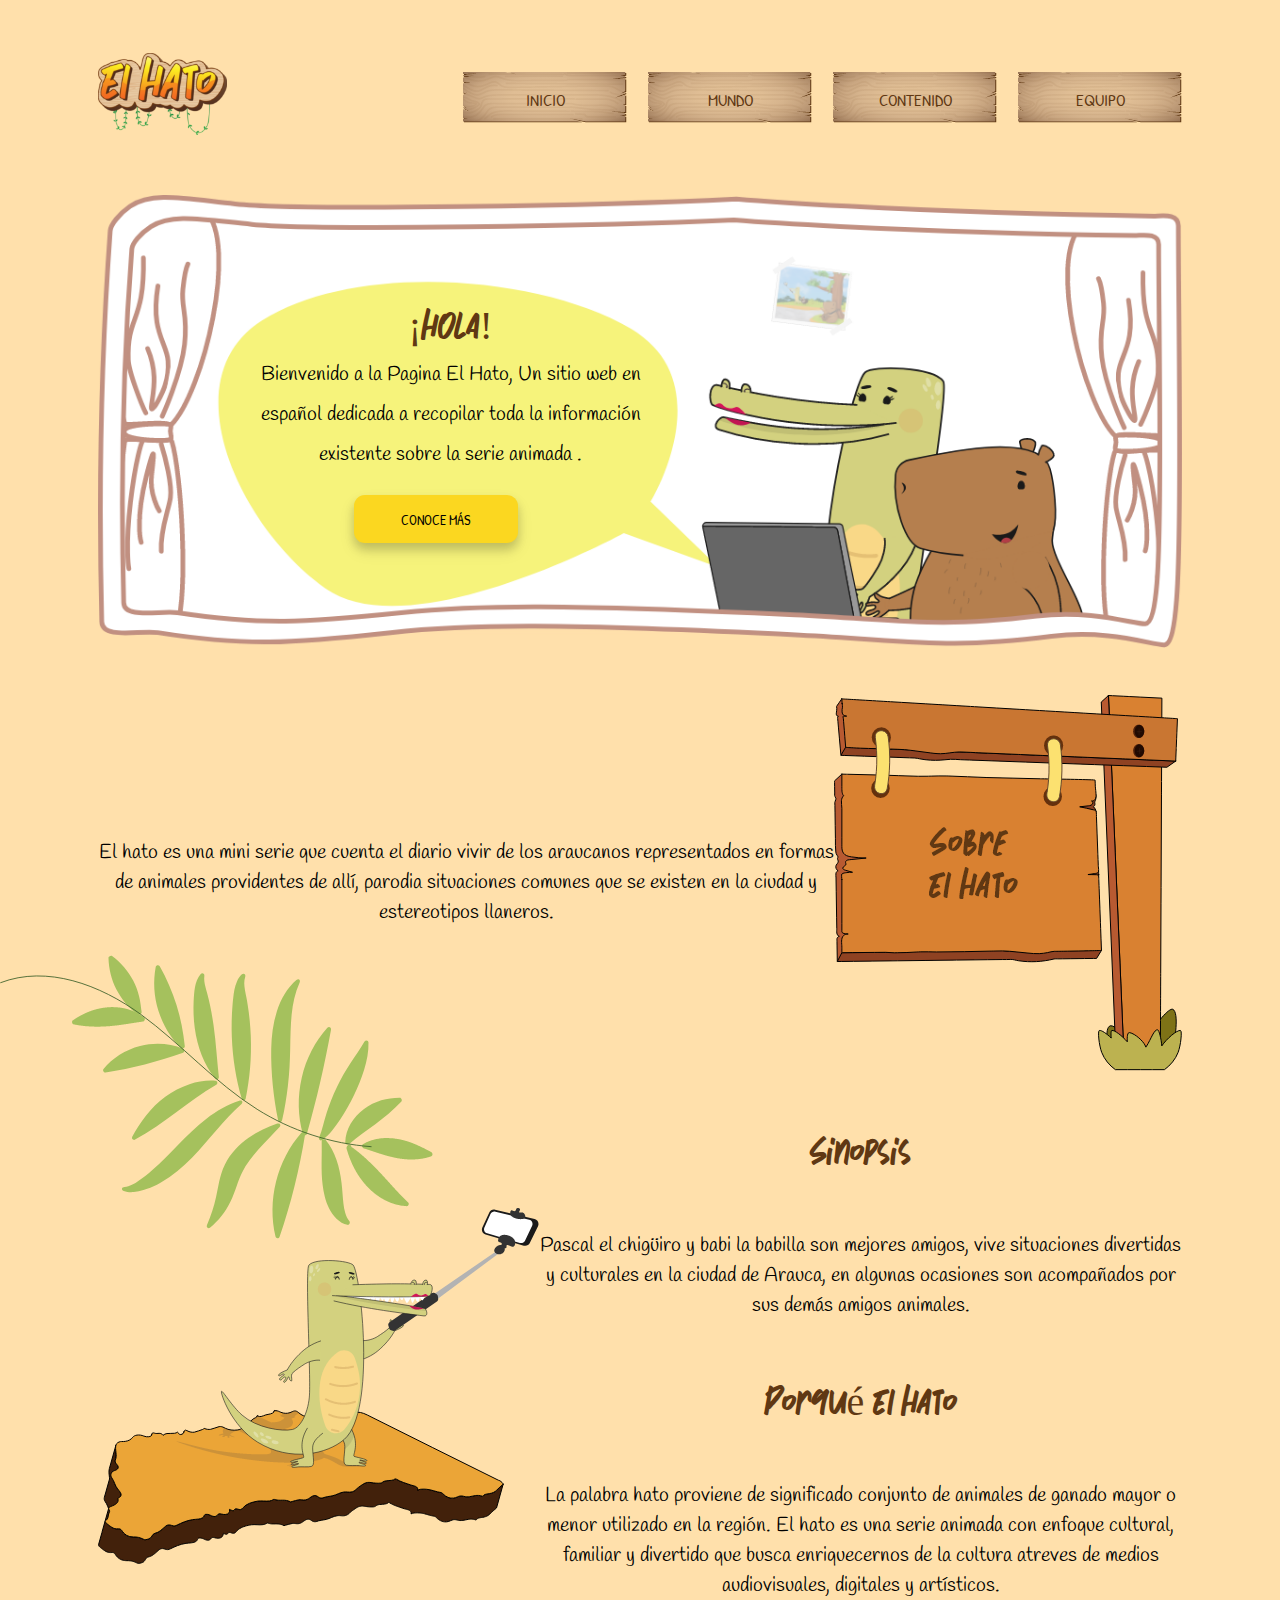
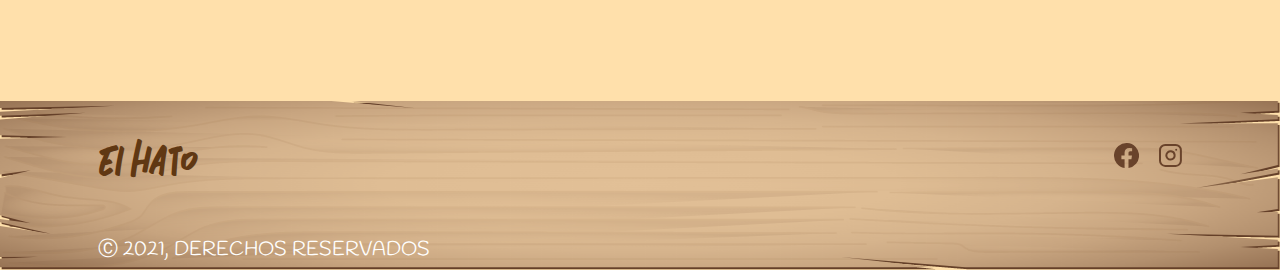
<file: index.html>
<!DOCTYPE html>
<html lang="en">
<head>
    <meta charset="UTF-8">
    <meta http-equiv="X-UA-Compatible" content="IE=edge">
    <meta name="viewport" content="width=device-width, initial-scale=1.0">
    <title>El Hato</title>
    <!-- tipografias -->
    <link rel="preconnect" href="https://fonts.googleapis.com">
    <link rel="preconnect" href="https://fonts.gstatic.com" crossorigin>
    <link href="https://fonts.googleapis.com/css2?family=Patrick+Hand&display=swap" rel="stylesheet">
   
    <link rel="preconnect" href="https://fonts.googleapis.com">
    <link rel="preconnect" href="https://fonts.gstatic.com" crossorigin>
    <link href="https://fonts.googleapis.com/css2?family=Handlee&display=swap" rel="stylesheet">
    <!-- ___________________ -->

    <link rel="stylesheet" href="./styles.css">
    <link rel="stylesheet" href="./inicio.css">
    
</head>



<body>
  <header>
      <nav>
          <a href="#" class="logo">
              <img src="./img/general/logoserie.png" alt="" >
          </a>
          <ul class="headerBotones" >
              <li>
                <a href="#">
                    INICIO
                  </a>
              </li>

              <li>
                <a href="./mundo.html">
                    MUNDO
                  </a>
              </li>
              <li class="contenidolist">
                <input type="checkbox" name="contenido" id="contenido">
                  
                <a href="#">
                       <label for="contenido">
                        CONTENIDO
                    </label>
                    </a> 
                  
                  <ul class="listaContenido">
                    <li class="hojita">
                        <img src="./img/general/linemini.png" alt="">
                        <img src="./img/general/linemini.png" alt="">
                      </li>
                    <li>
                        <a href="./contenido/videos.html">
                            Videos
                          </a>
                      </li>
                      <li class="hojita">
                          <img src="./img/general/linemini.png" alt="">
                          <img src="./img/general/linemini.png" alt="">
                        </li>
                      <li>
                        <a href="./contenido/galeria.html">
                            Galeria
                          </a>
                      </li>
                      <li class="hojita">
                        <img src="./img/general/linemini.png" alt="">
                        <img src="./img/general/linemini.png" alt="">
                      </li>
                      <li>
                        <a href="./contenido/tienda.html">
                            Tienda
                          </a>
                      </li>
                  </ul>
              </li>
              <li>
                <a href="./equipo.html">
                    EQUIPO
                  </a>
              </li>
        
            </ul>
      </nav>
    </header> 

  <section class="contenido">

   
    <div class="portadainicio">
      <div class="portada">
              <img src="./img/inicio/portada.png" alt="Portada" >
     
      </div>
          
      <div class="interP">
        <p class="titulo p1">¡HOLA!</p>
        
        <p class="p1 line">Bienvenido a la Pagina El Hato, Un sitio web en español dedicada a recopilar toda la información existente sobre la serie animada . </p>
        <button  type="button">CONOCE MÁS</button>

      </div>

    </div>
    <div class="quees aa">
      <p class="p1">
        El hato es una mini serie que cuenta el diario vivir de los araucanos representados en formas de animales providentes de allí, parodia situaciones comunes que se existen en la ciudad y estereotipos llaneros. 

      </p>
      <img class="letrero" src="./img/inicio/letrero.png" alt="letrero">
    </div>

    <div class="quees b">
      <img class="babiselfi" src="./img/inicio/babiArauca.png" alt="babienArauca">
      <div>
<p class="titulo p1">Sinopsis</p>
<p class="p1 p2">
  Pascal el chigüiro y babi la babilla son mejores amigos, vive situaciones divertidas y culturales en la ciudad de Arauca, en algunas ocasiones son acompañados por sus demás amigos animales.

</p>
<p class="titulo p1">Porqué El Hato</p>
<p class="p1 p2">
  La palabra hato proviene de significado conjunto de animales de ganado mayor o menor utilizado en la región. El hato es una serie animada con enfoque cultural, familiar y divertido que busca enriquecernos de la cultura atreves de medios audiovisuales, digitales y artísticos. 

</p>
      </div>
    </div>

   

</section>

<div class="decora">
  <img src="./img/inicio/palmita.png" alt="palmita" >
</div>

<footer>
  <div class="puff">
    <p class="poff">El Hato</p>
    <div class="peff" >
      <a href="#" class="facebook">
        <svg id="Icon_simple-facebook" data-name="Icon simple-facebook" xmlns="http://www.w3.org/2000/svg" width="25.079" height="24.927" viewBox="0 0 25.079 24.927">
          <path id="Icon_simple-facebook-2" data-name="Icon simple-facebook" d="M25.079,12.539a12.539,12.539,0,1,0-14.5,12.387V16.164H7.4V12.539H10.58V9.777c0-3.143,1.872-4.879,4.736-4.879a19.284,19.284,0,0,1,2.807.245V8.229H16.542A1.812,1.812,0,0,0,14.5,10.187v2.352h3.478l-.556,3.625H14.5v8.762A12.543,12.543,0,0,0,25.079,12.539Z" fill="#69432b"/>
        </svg>
      </a>
      <a href="#" class="instagram"><svg xmlns="http://www.w3.org/2000/svg" width="22.9" height="22.901" viewBox="0 0 22.9 22.901">
        <g id="Icon_feather-instagram" data-name="Icon feather-instagram" transform="translate(1 1)">
          <path id="Trazado_2875" data-name="Trazado 2875" d="M8.225,3h10.45A5.225,5.225,0,0,1,23.9,8.225v10.45A5.225,5.225,0,0,1,18.676,23.9H8.225A5.225,5.225,0,0,1,3,18.676V8.225A5.225,5.225,0,0,1,8.225,3Z" transform="translate(-3 -3)" fill="none" stroke="#69432b" stroke-linecap="round" stroke-linejoin="round" stroke-width="2"/>
          <path id="Trazado_2876" data-name="Trazado 2876" d="M20.38,15.5a4.18,4.18,0,1,1-3.522-3.522A4.18,4.18,0,0,1,20.38,15.5Z" transform="translate(-5.749 -5.71)" fill="none" stroke="#69432b" stroke-linecap="round" stroke-linejoin="round" stroke-width="2"/>
          <path id="Trazado_2877" data-name="Trazado 2877" d="M26.25,9.75h0" transform="translate(-10.052 -5.047)" fill="none" stroke="#69432b" stroke-linecap="round" stroke-linejoin="round" stroke-width="2"/>
        </g>
      </svg></a>
    </div>
   
  </div>
  <p class="paff">
    Ⓒ 2021, DERECHOS RESERVADOS
  </p>

</footer>
 
</body>
</html>
</file>
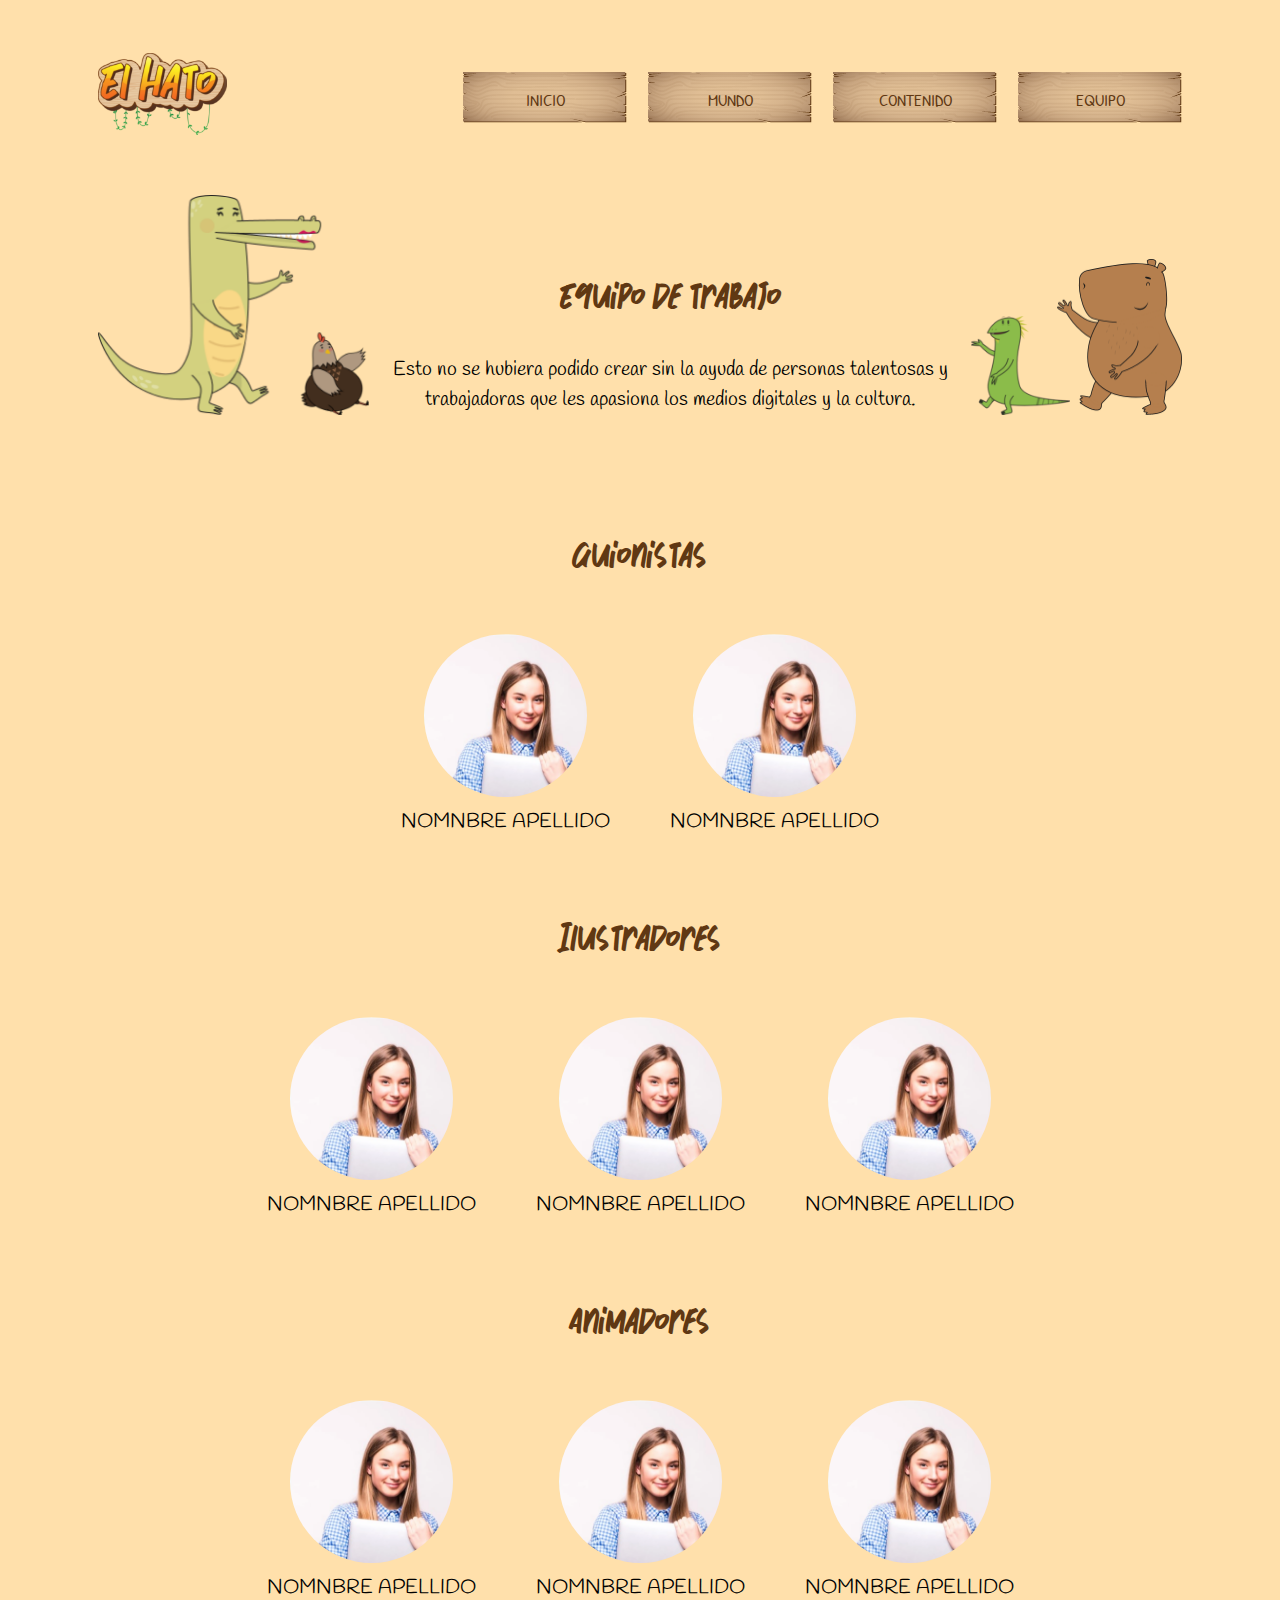
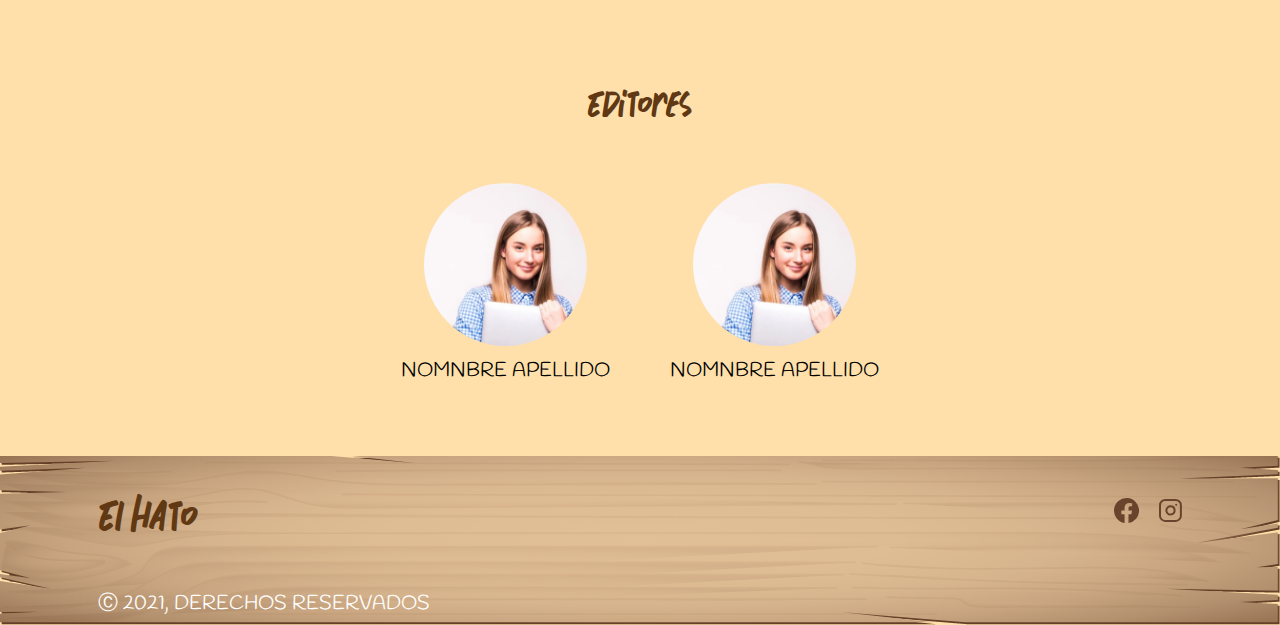
<file: equipo.html>
<!DOCTYPE html>
<html lang="en">
<head>
    <meta charset="UTF-8">
    <meta http-equiv="X-UA-Compatible" content="IE=edge">
    <meta name="viewport" content="width=device-width, initial-scale=1.0">
    <title>El Hato</title>
    <!-- tipografias -->
    <link rel="preconnect" href="https://fonts.googleapis.com">
    <link rel="preconnect" href="https://fonts.gstatic.com" crossorigin>
    <link href="https://fonts.googleapis.com/css2?family=Patrick+Hand&display=swap" rel="stylesheet">
   
    <link rel="preconnect" href="https://fonts.googleapis.com">
    <link rel="preconnect" href="https://fonts.gstatic.com" crossorigin>
    <link href="https://fonts.googleapis.com/css2?family=Handlee&display=swap" rel="stylesheet">
    <!-- ___________________ -->

    <link rel="stylesheet" href="./styles.css">
    <link rel="stylesheet" href="./equipo.css">
    
</head>



<body>
  <header>
      <nav>
          <a href="#" class="logo">
              <img src="./img/general/logoserie.png" alt="" >
          </a>
          <ul class="headerBotones" >
              <li>
                <a href="./index.html">
                    INICIO
                  </a>
              </li>

              <li>
                <a href="./mundo.html">
                    MUNDO
                  </a>
              </li>
              <li class="contenidolist">
                <input type="checkbox" name="contenido" id="contenido">
                  
                <a href="#">
                       <label for="contenido">
                        CONTENIDO
                    </label>
                    </a> 
                  
                  <ul class="listaContenido">
                    <li class="hojita">
                        <img src="./img/general/linemini.png" alt="">
                        <img src="./img/general/linemini.png" alt="">
                      </li>
                    <li>
                        <a href="./contenido/videos.html">
                            Videos
                          </a>
                      </li>
                      <li class="hojita">
                          <img src="./img/general/linemini.png" alt="">
                          <img src="./img/general/linemini.png" alt="">
                        </li>
                      <li>
                        <a href="./contenido/galeria.html">
                            Galeria
                          </a>
                      </li>
                      <li class="hojita">
                        <img src="./img/general/linemini.png" alt="">
                        <img src="./img/general/linemini.png" alt="">
                      </li>
                      <li>
                        <a href="./contenido/tienda.html">
                            Tienda
                          </a>
                      </li>
                  </ul>
              </li>
              <li>
                <a href="./equipo.html">
                    EQUIPO
                  </a>
              </li>
        
            </ul>
      </nav>
    </header>  
  <section class="contenido">

   <div class="line2">
       <img class="e  z" src="./img/equipo/babikiki.png" alt="Babi y Kiki">
       <div>

        <p class="titulo p1">Equipo de trabajo</p>
        <p class="p1 line">
         Esto no se hubiera podido crear sin la ayuda de personas talentosas y trabajadoras que les apasiona los medios digitales y la cultura.
 
        </p>
      </div>
      <img class="e d" src="./img/equipo/pascalyoyo.png" alt="Pascal y Yoyo">
       
   </div>

   <div class="equipo">
       <p class="titulo p1">Guionistas</p>
       <div class="line3">
           <a href="#" >
            <div>
                <div class="imgequipo"> </div>
                <p>NOMNBRE APELLIDO</p>
            </div>
           </a>

           <a href="#" >
            <div>
                <div class="imgequipo"> </div>
                <p>NOMNBRE APELLIDO</p>
            </div>
           </a>
           
       </div>
   </div>

   <div class="equipo">
    <p class="titulo p1">Ilustradores</p>
    <div class="line3">
        <a href="#" >
         <div>
             <div class="imgequipo"> </div>
             <p>NOMNBRE APELLIDO</p>
         </div>
        </a>

        <a href="#" >
         <div>
             <div class="imgequipo"> </div>
             <p>NOMNBRE APELLIDO</p>
         </div>
        </a>
        <a href="#" >
          <div>
              <div class="imgequipo"> </div>
              <p>NOMNBRE APELLIDO</p>
          </div>
         </a>
        
    </div>
</div>

<div class="equipo">
    <p class="titulo p1">Animadores</p>
    <div class="line3">
        <a href="#" >
         <div>
             <div class="imgequipo"> </div>
             <p>NOMNBRE APELLIDO</p>
         </div>
        </a>

        <a href="#" >
         <div>
             <div class="imgequipo"> </div>
             <p>NOMNBRE APELLIDO</p>
         </div>
        </a>
        <a href="#" >
          <div>
              <div class="imgequipo"> </div>
              <p>NOMNBRE APELLIDO</p>
          </div>
         </a>
        
    </div>
</div>

  
<div class="equipo">
    <p class="titulo p1">Editores</p>
    <div class="line3">
        <a href="#" >
         <div>
             <div class="imgequipo"> </div>
             <p>NOMNBRE APELLIDO</p>
         </div>
        </a>

        <a href="#" >
         <div>
             <div class="imgequipo"> </div>
             <p>NOMNBRE APELLIDO</p>
         </div>
        </a>
        
    </div>
</div>


</section>


<footer>
  <div class="puff">
    <p class="poff">El Hato</p>
    <div class="peff" >
      <a href="#" class="facebook">
        <svg id="Icon_simple-facebook" data-name="Icon simple-facebook" xmlns="http://www.w3.org/2000/svg" width="25.079" height="24.927" viewBox="0 0 25.079 24.927">
          <path id="Icon_simple-facebook-2" data-name="Icon simple-facebook" d="M25.079,12.539a12.539,12.539,0,1,0-14.5,12.387V16.164H7.4V12.539H10.58V9.777c0-3.143,1.872-4.879,4.736-4.879a19.284,19.284,0,0,1,2.807.245V8.229H16.542A1.812,1.812,0,0,0,14.5,10.187v2.352h3.478l-.556,3.625H14.5v8.762A12.543,12.543,0,0,0,25.079,12.539Z" fill="#69432b"/>
        </svg>
      </a>
      <a href="#" class="instagram"><svg xmlns="http://www.w3.org/2000/svg" width="22.9" height="22.901" viewBox="0 0 22.9 22.901">
        <g id="Icon_feather-instagram" data-name="Icon feather-instagram" transform="translate(1 1)">
          <path id="Trazado_2875" data-name="Trazado 2875" d="M8.225,3h10.45A5.225,5.225,0,0,1,23.9,8.225v10.45A5.225,5.225,0,0,1,18.676,23.9H8.225A5.225,5.225,0,0,1,3,18.676V8.225A5.225,5.225,0,0,1,8.225,3Z" transform="translate(-3 -3)" fill="none" stroke="#69432b" stroke-linecap="round" stroke-linejoin="round" stroke-width="2"/>
          <path id="Trazado_2876" data-name="Trazado 2876" d="M20.38,15.5a4.18,4.18,0,1,1-3.522-3.522A4.18,4.18,0,0,1,20.38,15.5Z" transform="translate(-5.749 -5.71)" fill="none" stroke="#69432b" stroke-linecap="round" stroke-linejoin="round" stroke-width="2"/>
          <path id="Trazado_2877" data-name="Trazado 2877" d="M26.25,9.75h0" transform="translate(-10.052 -5.047)" fill="none" stroke="#69432b" stroke-linecap="round" stroke-linejoin="round" stroke-width="2"/>
        </g>
      </svg></a>
    </div>
  </div>
<p class="paff">
  Ⓒ 2021, DERECHOS RESERVADOS
</p>
</footer>
 
</body>
</html>
</file>
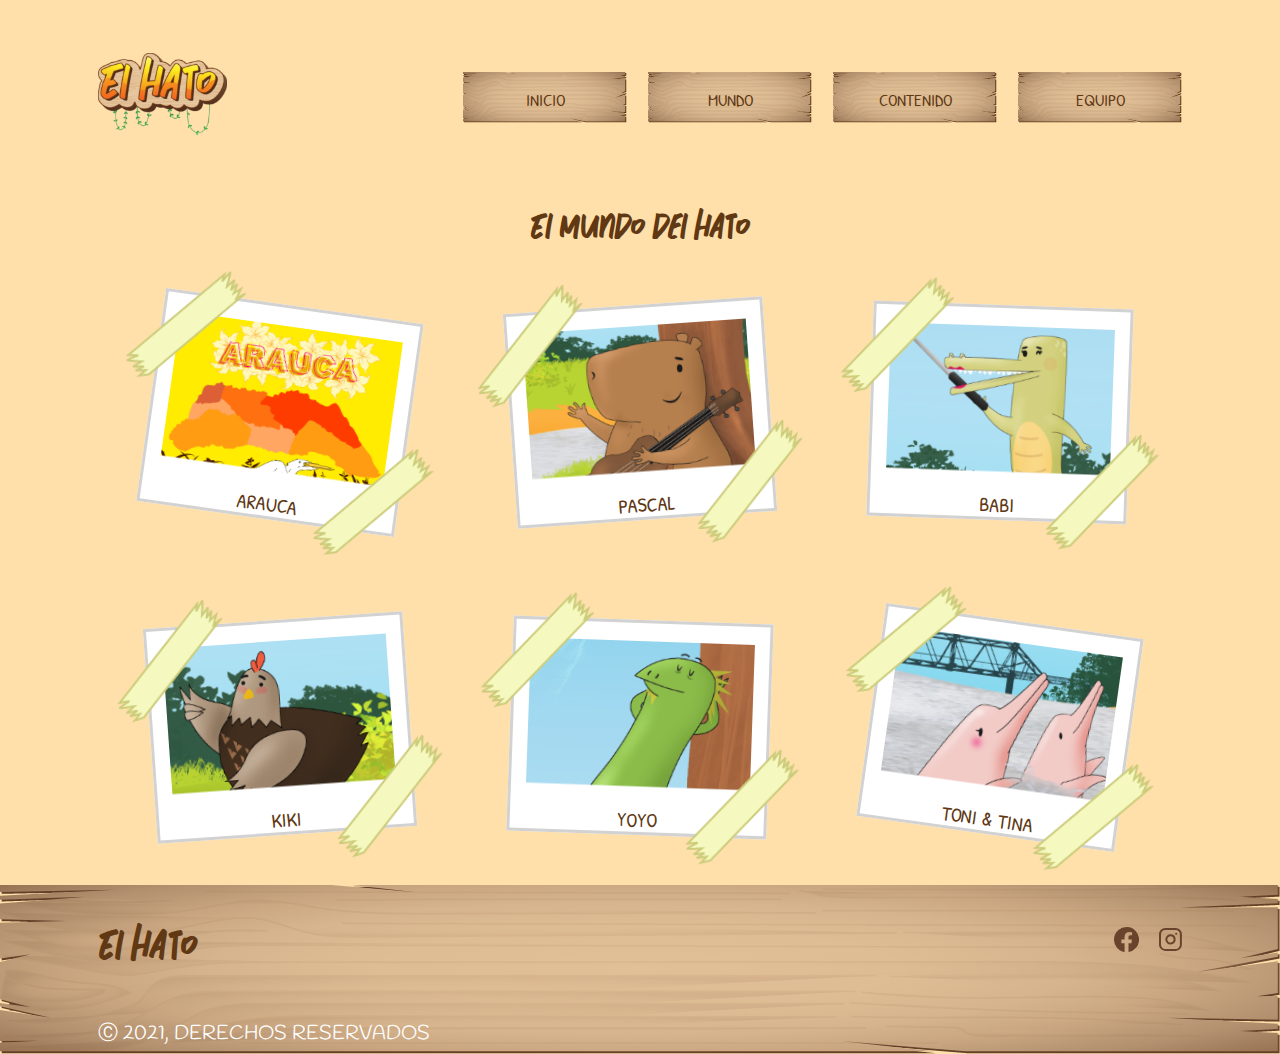
<file: mundo.html>
<!DOCTYPE html>
<html lang="en">
  <head>
    <meta charset="UTF-8" />
    <meta http-equiv="X-UA-Compatible" content="IE=edge" />
    <meta name="viewport" content="width=device-width, initial-scale=1.0" />
    <title>El Hato</title>
    <!-- tipografias -->
    <link rel="preconnect" href="https://fonts.googleapis.com" />
    <link rel="preconnect" href="https://fonts.gstatic.com" crossorigin />
    <link
      href="https://fonts.googleapis.com/css2?family=Patrick+Hand&display=swap"
      rel="stylesheet"
    />

    <link rel="preconnect" href="https://fonts.googleapis.com" />
    <link rel="preconnect" href="https://fonts.gstatic.com" crossorigin />
    <link
      href="https://fonts.googleapis.com/css2?family=Handlee&display=swap"
      rel="stylesheet"
    />
    <!-- ___________________ -->

    <link rel="stylesheet" href="./styles.css" />
    <link rel="stylesheet" href="./mundo.css" />
  </head>

  <body>
    <header>
      <nav>
        <a href="#" class="logo">
          <img src="./img/general/logoserie.png" alt="" />
        </a>
        <!-- interruptor -->
        <input type="checkbox" id="nav-toggle" class="nav-toggle" hidden />

        <!-- ÚNICO botón hamburguesa / flecha -->
        <label for="nav-toggle" class="burger" aria-label="Abrir / cerrar menú">
          <span></span><span></span><span></span>
        </label>
        <ul class="headerBotones">
          <li>
            <a href="./index.html"> INICIO </a>
          </li>

          <li>
            <a href="#"> MUNDO </a>
          </li>
          <li class="contenidolist">
            <input type="checkbox" name="contenido" id="contenido" />

            <a href="#">
              <label for="contenido"> CONTENIDO </label>
            </a>

            <ul class="listaContenido">
              <li class="hojita">
                <img src="./img/general/linemini.png" alt="" />
                <img src="./img/general/linemini.png" alt="" />
              </li>
              <li>
                <a href="./contenido/videos.html"> Videos </a>
              </li>
              <li class="hojita">
                <img src="./img/general/linemini.png" alt="" />
                <img src="./img/general/linemini.png" alt="" />
              </li>
              <li>
                <a href="./contenido/galeria.html"> Galeria </a>
              </li>
              <li class="hojita">
                <img src="./img/general/linemini.png" alt="" />
                <img src="./img/general/linemini.png" alt="" />
              </li>
              <li>
                <a href="./contenido/tienda.html"> Tienda </a>
              </li>
            </ul>
          </li>
          <li>
            <a href="./equipo.html"> EQUIPO </a>
          </li>
        </ul>
      </nav>
    </header>
    <section class="contenido">
      <p class="titulo p1">El mundo del Hato</p>
      <div class="c1">
        <a href="./mundo/Arauca.html">
          <div class="targeta rota">
            <img src="./img/mundo/a1.png" class="foto" alt="imagen" />
            <img src="./img/mundo/cinta.png" class="cinta2" alt="cinta2" />
            <img src="./img/mundo/cinta.png" class="cinta" alt="cinta" />
            <p class="p3">ARAUCA</p>
          </div>
        </a>

        <a href="./mundo/Pascal.html">
          <div class="targeta rota1">
            <img src="./img/mundo/p1.png" class="foto" alt="imagen" />
            <img src="./img/mundo/cinta.png" class="cinta2" alt="cinta2" />
            <img src="./img/mundo/cinta.png" class="cinta" alt="cinta" />
            <p class="p3">PASCAL</p>
          </div>
        </a>

        <a href="./mundo/Babi.html">
          <div class="targeta rota2">
            <img src="./img/mundo/b1.png" class="foto" alt="imagen" />
            <img src="./img/mundo/cinta.png" class="cinta2" alt="cinta2" />
            <img src="./img/mundo/cinta.png" class="cinta" alt="cinta" />
            <p class="p3">BABI</p>
          </div>
        </a>

        <a href="./mundo/Kiki.html">
          <div class="targeta rota1">
            <img src="./img/mundo/k1.png" class="foto" alt="imagen" />
            <img src="./img/mundo/cinta.png" class="cinta2" alt="cinta2" />
            <img src="./img/mundo/cinta.png" class="cinta" alt="cinta" />
            <p class="p3">KIKI</p>
          </div>
        </a>

        <a href="./mundo/Yoyo.html">
          <div class="targeta rota2">
            <img src="./img/mundo/y1.png" class="foto" alt="imagen" />
            <img src="./img/mundo/cinta.png" class="cinta2" alt="cinta2" />
            <img src="./img/mundo/cinta.png" class="cinta" alt="cinta" />
            <p class="p3">YOYO</p>
          </div>
        </a>

        <a href="./mundo/ToniTina.html">
          <div class="targeta rota">
            <img src="./img/mundo/tt1.png" class="foto" alt="imagen" />
            <img src="./img/mundo/cinta.png" class="cinta2" alt="cinta2" />
            <img src="./img/mundo/cinta.png" class="cinta" alt="cinta" />
            <p class="p3">TONI & TINA</p>
          </div>
        </a>
      </div>
    </section>

    <footer>
      <div class="puff">
        <p class="poff">El Hato</p>
        <div class="peff">
          <a href="#" class="facebook">
            <svg
              id="Icon_simple-facebook"
              data-name="Icon simple-facebook"
              xmlns="http://www.w3.org/2000/svg"
              width="25.079"
              height="24.927"
              viewBox="0 0 25.079 24.927"
            >
              <path
                id="Icon_simple-facebook-2"
                data-name="Icon simple-facebook"
                d="M25.079,12.539a12.539,12.539,0,1,0-14.5,12.387V16.164H7.4V12.539H10.58V9.777c0-3.143,1.872-4.879,4.736-4.879a19.284,19.284,0,0,1,2.807.245V8.229H16.542A1.812,1.812,0,0,0,14.5,10.187v2.352h3.478l-.556,3.625H14.5v8.762A12.543,12.543,0,0,0,25.079,12.539Z"
                fill="#69432b"
              />
            </svg>
          </a>
          <a href="#" class="instagram"
            ><svg
              xmlns="http://www.w3.org/2000/svg"
              width="22.9"
              height="22.901"
              viewBox="0 0 22.9 22.901"
            >
              <g
                id="Icon_feather-instagram"
                data-name="Icon feather-instagram"
                transform="translate(1 1)"
              >
                <path
                  id="Trazado_2875"
                  data-name="Trazado 2875"
                  d="M8.225,3h10.45A5.225,5.225,0,0,1,23.9,8.225v10.45A5.225,5.225,0,0,1,18.676,23.9H8.225A5.225,5.225,0,0,1,3,18.676V8.225A5.225,5.225,0,0,1,8.225,3Z"
                  transform="translate(-3 -3)"
                  fill="none"
                  stroke="#69432b"
                  stroke-linecap="round"
                  stroke-linejoin="round"
                  stroke-width="2"
                />
                <path
                  id="Trazado_2876"
                  data-name="Trazado 2876"
                  d="M20.38,15.5a4.18,4.18,0,1,1-3.522-3.522A4.18,4.18,0,0,1,20.38,15.5Z"
                  transform="translate(-5.749 -5.71)"
                  fill="none"
                  stroke="#69432b"
                  stroke-linecap="round"
                  stroke-linejoin="round"
                  stroke-width="2"
                />
                <path
                  id="Trazado_2877"
                  data-name="Trazado 2877"
                  d="M26.25,9.75h0"
                  transform="translate(-10.052 -5.047)"
                  fill="none"
                  stroke="#69432b"
                  stroke-linecap="round"
                  stroke-linejoin="round"
                  stroke-width="2"
                />
              </g></svg
          ></a>
        </div>
      </div>
      <p class="paff">Ⓒ 2021, DERECHOS RESERVADOS</p>
    </footer>
  </body>
</html>
</file>
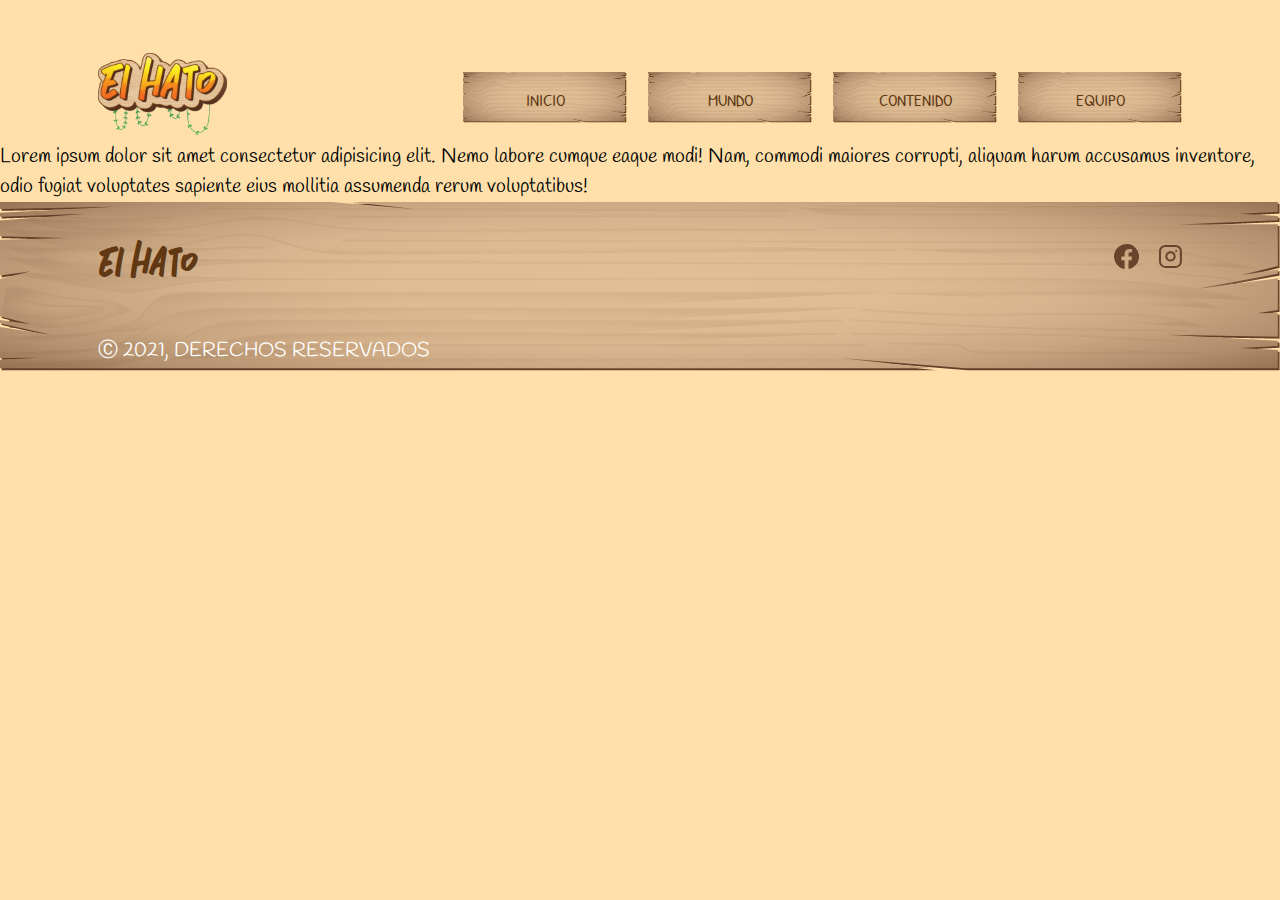
<file: platilla.html>
<!DOCTYPE html>
<html lang="en">
  <head>
    <meta charset="UTF-8" />
    <meta http-equiv="X-UA-Compatible" content="IE=edge" />
    <meta name="viewport" content="width=device-width, initial-scale=1.0" />
    <title>El Hato</title>
    <!-- tipografias -->
    <link rel="preconnect" href="https://fonts.googleapis.com" />
    <link rel="preconnect" href="https://fonts.gstatic.com" crossorigin />
    <link
      href="https://fonts.googleapis.com/css2?family=Patrick+Hand&display=swap"
      rel="stylesheet"
    />

    <link rel="preconnect" href="https://fonts.googleapis.com" />
    <link rel="preconnect" href="https://fonts.gstatic.com" crossorigin />
    <link
      href="https://fonts.googleapis.com/css2?family=Handlee&display=swap"
      rel="stylesheet"
    />
    <!-- ___________________ -->

    <link rel="stylesheet" href="./styles.css" />
  </head>

  <body>
    <header>
      <nav>
        <a href="#" class="logo">
          <img src="./img/general/logoserie.png" alt="" />
        </a>
        <!-- interruptor -->
        <input type="checkbox" id="nav-toggle" class="nav-toggle" hidden />

        <!-- ÚNICO botón hamburguesa / flecha -->
        <label for="nav-toggle" class="burger" aria-label="Abrir / cerrar menú">
          <span></span><span></span><span></span>
        </label>
        <ul class="headerBotones">
          <li>
            <a href="#"> INICIO </a>
          </li>

          <li>
            <a href="#"> MUNDO </a>
          </li>
          <li class="contenidolist">
            <input type="checkbox" name="contenido" id="contenido" />

            <a href="">
              <label for="contenido"> CONTENIDO </label>
            </a>

            <ul class="listaContenido">
              <li class="hojita">
                <img src="./img/general/linemini.png" alt="" />
                <img src="./img/general/linemini.png" alt="" />
              </li>
              <li>
                <a href="#"> Videos </a>
              </li>
              <li class="hojita">
                <img src="./img/general/linemini.png" alt="" />
                <img src="./img/general/linemini.png" alt="" />
              </li>
              <li>
                <a href="#"> Galeria </a>
              </li>
              <li class="hojita">
                <img src="./img/general/linemini.png" alt="" />
                <img src="./img/general/linemini.png" alt="" />
              </li>
              <li>
                <a href="#"> Tienda </a>
              </li>
            </ul>
          </li>
          <li>
            <a href="#"> EQUIPO </a>
          </li>
        </ul>
      </nav>
    </header>
    <p>
      Lorem ipsum dolor sit amet consectetur adipisicing elit. Nemo labore
      cumque eaque modi! Nam, commodi maiores corrupti, aliquam harum accusamus
      inventore, odio fugiat voluptates sapiente eius mollitia assumenda rerum
      voluptatibus!
    </p>

    <footer>
      <div class="puff">
        <p class="poff">El Hato</p>
        <div class="peff">
          <a href="#" class="facebook">
            <svg
              id="Icon_simple-facebook"
              data-name="Icon simple-facebook"
              xmlns="http://www.w3.org/2000/svg"
              width="25.079"
              height="24.927"
              viewBox="0 0 25.079 24.927"
            >
              <path
                id="Icon_simple-facebook-2"
                data-name="Icon simple-facebook"
                d="M25.079,12.539a12.539,12.539,0,1,0-14.5,12.387V16.164H7.4V12.539H10.58V9.777c0-3.143,1.872-4.879,4.736-4.879a19.284,19.284,0,0,1,2.807.245V8.229H16.542A1.812,1.812,0,0,0,14.5,10.187v2.352h3.478l-.556,3.625H14.5v8.762A12.543,12.543,0,0,0,25.079,12.539Z"
                fill="#69432b"
              />
            </svg>
          </a>
          <a href="#" class="instagram"
            ><svg
              xmlns="http://www.w3.org/2000/svg"
              width="22.9"
              height="22.901"
              viewBox="0 0 22.9 22.901"
            >
              <g
                id="Icon_feather-instagram"
                data-name="Icon feather-instagram"
                transform="translate(1 1)"
              >
                <path
                  id="Trazado_2875"
                  data-name="Trazado 2875"
                  d="M8.225,3h10.45A5.225,5.225,0,0,1,23.9,8.225v10.45A5.225,5.225,0,0,1,18.676,23.9H8.225A5.225,5.225,0,0,1,3,18.676V8.225A5.225,5.225,0,0,1,8.225,3Z"
                  transform="translate(-3 -3)"
                  fill="none"
                  stroke="#69432b"
                  stroke-linecap="round"
                  stroke-linejoin="round"
                  stroke-width="2"
                />
                <path
                  id="Trazado_2876"
                  data-name="Trazado 2876"
                  d="M20.38,15.5a4.18,4.18,0,1,1-3.522-3.522A4.18,4.18,0,0,1,20.38,15.5Z"
                  transform="translate(-5.749 -5.71)"
                  fill="none"
                  stroke="#69432b"
                  stroke-linecap="round"
                  stroke-linejoin="round"
                  stroke-width="2"
                />
                <path
                  id="Trazado_2877"
                  data-name="Trazado 2877"
                  d="M26.25,9.75h0"
                  transform="translate(-10.052 -5.047)"
                  fill="none"
                  stroke="#69432b"
                  stroke-linecap="round"
                  stroke-linejoin="round"
                  stroke-width="2"
                />
              </g></svg
          ></a>
        </div>
      </div>
      <p class="paff">Ⓒ 2021, DERECHOS RESERVADOS</p>
    </footer>
  </body>
</html>
</file>
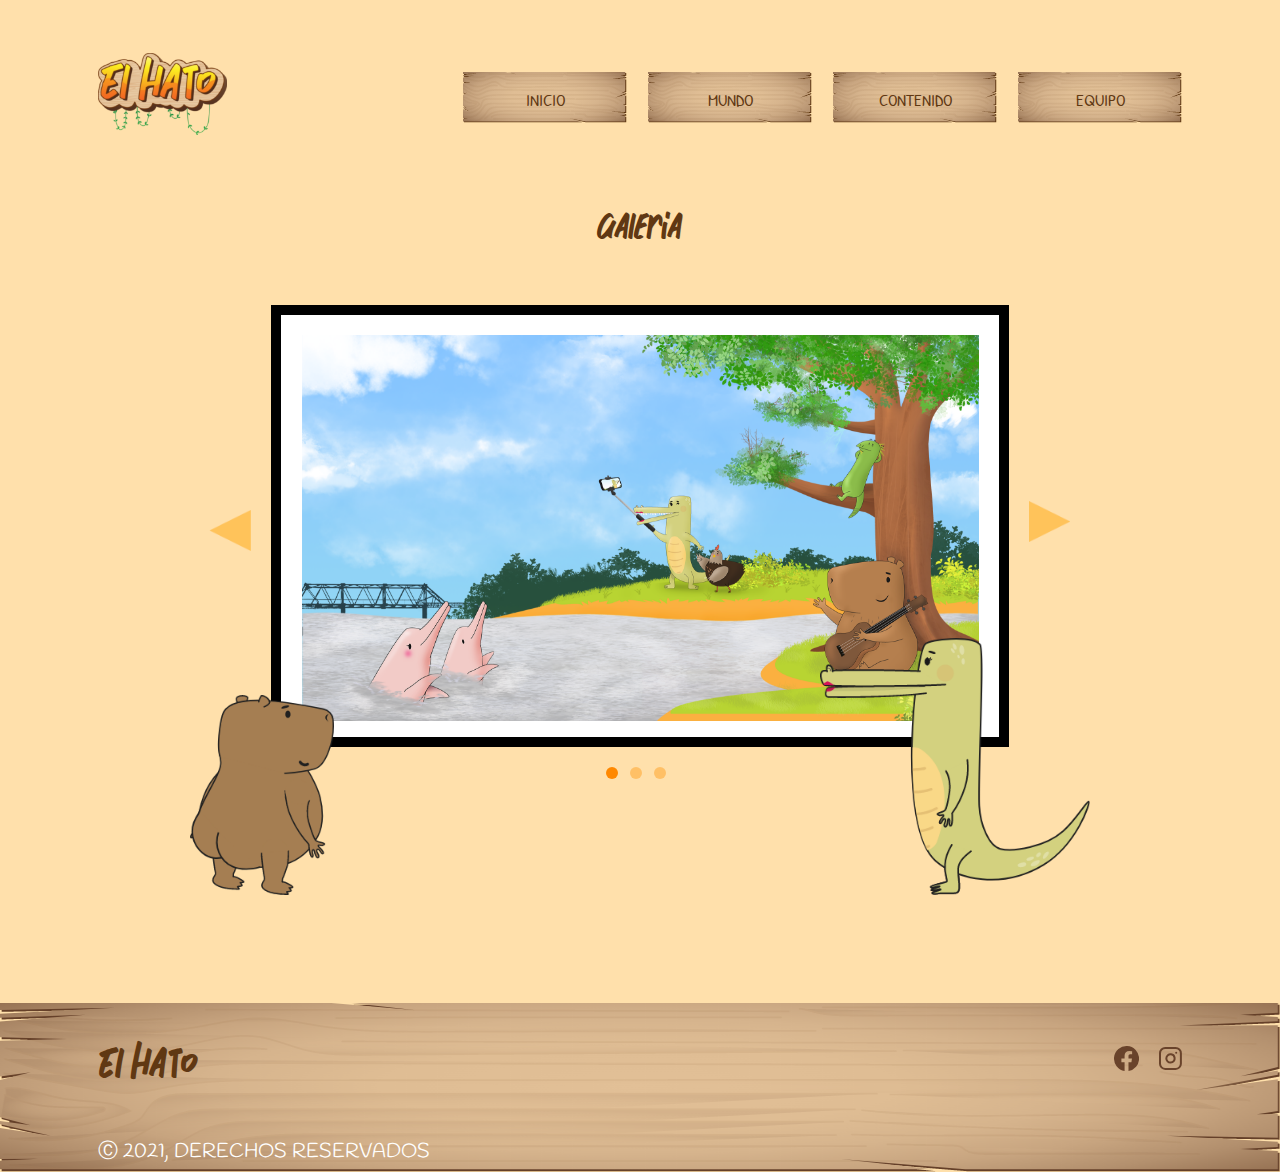
<file: contenido/galeria.html>
<!DOCTYPE html>
<html lang="en">
  <head>
    <meta charset="UTF-8" />
    <meta http-equiv="X-UA-Compatible" content="IE=edge" />
    <meta name="viewport" content="width=device-width, initial-scale=1.0" />
    <title>El Hato</title>
    <!-- tipografias -->
    <link rel="preconnect" href="https://fonts.googleapis.com" />
    <link rel="preconnect" href="https://fonts.gstatic.com" crossorigin />
    <link
      href="https://fonts.googleapis.com/css2?family=Patrick+Hand&display=swap"
      rel="stylesheet"
    />

    <link rel="preconnect" href="https://fonts.googleapis.com" />
    <link rel="preconnect" href="https://fonts.gstatic.com" crossorigin />
    <link
      href="https://fonts.googleapis.com/css2?family=Handlee&display=swap"
      rel="stylesheet"
    />
    <!-- ___________________ -->
    <link rel="stylesheet" href="../styles.css" />
    <link rel="stylesheet" href="./galeria.css" />
  </head>

  <body>
    <header>
      <nav>
        <a href="#" class="logo">
          <img src="../img/general/logoserie.png" alt="" />
        </a>
        <!-- interruptor -->
        <input type="checkbox" id="nav-toggle" class="nav-toggle" hidden />

        <!-- ÚNICO botón hamburguesa / flecha -->
        <label for="nav-toggle" class="burger" aria-label="Abrir / cerrar menú">
          <span></span><span></span><span></span>
        </label>
        <ul class="headerBotones">
          <li>
            <a href="../index.html"> INICIO </a>
          </li>

          <li>
            <a href="../mundo.html"> MUNDO </a>
          </li>
          <li class="contenidolist">
            <input type="checkbox" name="contenido" id="contenido" />

            <a href="#">
              <label for="contenido"> CONTENIDO </label>
            </a>

            <ul class="listaContenido">
              <li class="hojita">
                <img src="../img/general/linemini.png" alt="" />
                <img src="../img/general/linemini.png" alt="" />
              </li>
              <li>
                <a href="./videos.html"> Videos </a>
              </li>
              <li class="hojita">
                <img src="../img/general/linemini.png" alt="" />
                <img src="../img/general/linemini.png" alt="" />
              </li>
              <li>
                <a href="#"> Galeria </a>
              </li>
              <li class="hojita">
                <img src="../img/general/linemini.png" alt="" />
                <img src="../img/general/linemini.png" alt="" />
              </li>
              <li>
                <a href="./tienda.html"> Tienda </a>
              </li>
            </ul>
          </li>
          <li>
            <a href="../equipo.html"> EQUIPO </a>
          </li>
        </ul>
      </nav>
    </header>
    <section class="contenido">
      <div class="museo">
        <p class="titulo p1">Galeria</p>
        <div class="main" id="main">
          <!-- Anterior, siguiente botón-->
          <a href="javascript:void(0)" class="button prev" id="prev"></a
          ><!-- No hagas ningún salto de hipervínculo-->

          <!-- Carrusel de navegación-->
          <div class="banner" id="banner">
            <!-- Use la imagen como imagen de fondo, pero también como hipervínculo-->
            <a href="../img/galeria/pinturas/portada.png">
              <div class="banner-slide slide1 slide-active"></div>
              <!-- Qué div es actual, agregue slide-active a cual-->
            </a>
            <a href="../img/mundo/pascal.png">
              <div class="banner-slide slide2"></div>
            </a>
            <a href="../img/inicio/babiArauca.png">
              <div class="banner-slide slide3"></div>
            </a>
            <!-- Sobrescribir después de escribir-->
          </div>
          <!-- Estilo público: botón diferente: anterior-->
          <a href="javascript:void(0)" class="button next" id="next"></a>
        </div>
        <!-- Navegación de puntos, haga clic para cambiar de imagen-->

        <div class="dots" id="dots">
          <span class="active"></span
          ><!-- Actualmente activo-->
          <span></span>
          <span></span>
        </div>

        <img class="pascal" src="../img/galeria/pascal.png" alt="Pascal" />
        <img class="babi" src="../img/galeria/babi.png" alt="Babi" />
      </div>
      <script src="srcipt.js"></script>
    </section>

    <footer>
      <div class="puff">
        <p class="poff">El Hato</p>
        <div class="peff">
          <a href="#" class="facebook">
            <svg
              id="Icon_simple-facebook"
              data-name="Icon simple-facebook"
              xmlns="http://www.w3.org/2000/svg"
              width="25.079"
              height="24.927"
              viewBox="0 0 25.079 24.927"
            >
              <path
                id="Icon_simple-facebook-2"
                data-name="Icon simple-facebook"
                d="M25.079,12.539a12.539,12.539,0,1,0-14.5,12.387V16.164H7.4V12.539H10.58V9.777c0-3.143,1.872-4.879,4.736-4.879a19.284,19.284,0,0,1,2.807.245V8.229H16.542A1.812,1.812,0,0,0,14.5,10.187v2.352h3.478l-.556,3.625H14.5v8.762A12.543,12.543,0,0,0,25.079,12.539Z"
                fill="#69432b"
              />
            </svg>
          </a>
          <a href="#" class="instagram"
            ><svg
              xmlns="http://www.w3.org/2000/svg"
              width="22.9"
              height="22.901"
              viewBox="0 0 22.9 22.901"
            >
              <g
                id="Icon_feather-instagram"
                data-name="Icon feather-instagram"
                transform="translate(1 1)"
              >
                <path
                  id="Trazado_2875"
                  data-name="Trazado 2875"
                  d="M8.225,3h10.45A5.225,5.225,0,0,1,23.9,8.225v10.45A5.225,5.225,0,0,1,18.676,23.9H8.225A5.225,5.225,0,0,1,3,18.676V8.225A5.225,5.225,0,0,1,8.225,3Z"
                  transform="translate(-3 -3)"
                  fill="none"
                  stroke="#69432b"
                  stroke-linecap="round"
                  stroke-linejoin="round"
                  stroke-width="2"
                />
                <path
                  id="Trazado_2876"
                  data-name="Trazado 2876"
                  d="M20.38,15.5a4.18,4.18,0,1,1-3.522-3.522A4.18,4.18,0,0,1,20.38,15.5Z"
                  transform="translate(-5.749 -5.71)"
                  fill="none"
                  stroke="#69432b"
                  stroke-linecap="round"
                  stroke-linejoin="round"
                  stroke-width="2"
                />
                <path
                  id="Trazado_2877"
                  data-name="Trazado 2877"
                  d="M26.25,9.75h0"
                  transform="translate(-10.052 -5.047)"
                  fill="none"
                  stroke="#69432b"
                  stroke-linecap="round"
                  stroke-linejoin="round"
                  stroke-width="2"
                />
              </g></svg
          ></a>
        </div>
      </div>
      <p class="paff">Ⓒ 2021, DERECHOS RESERVADOS</p>
    </footer>
  </body>
</html>
</file>
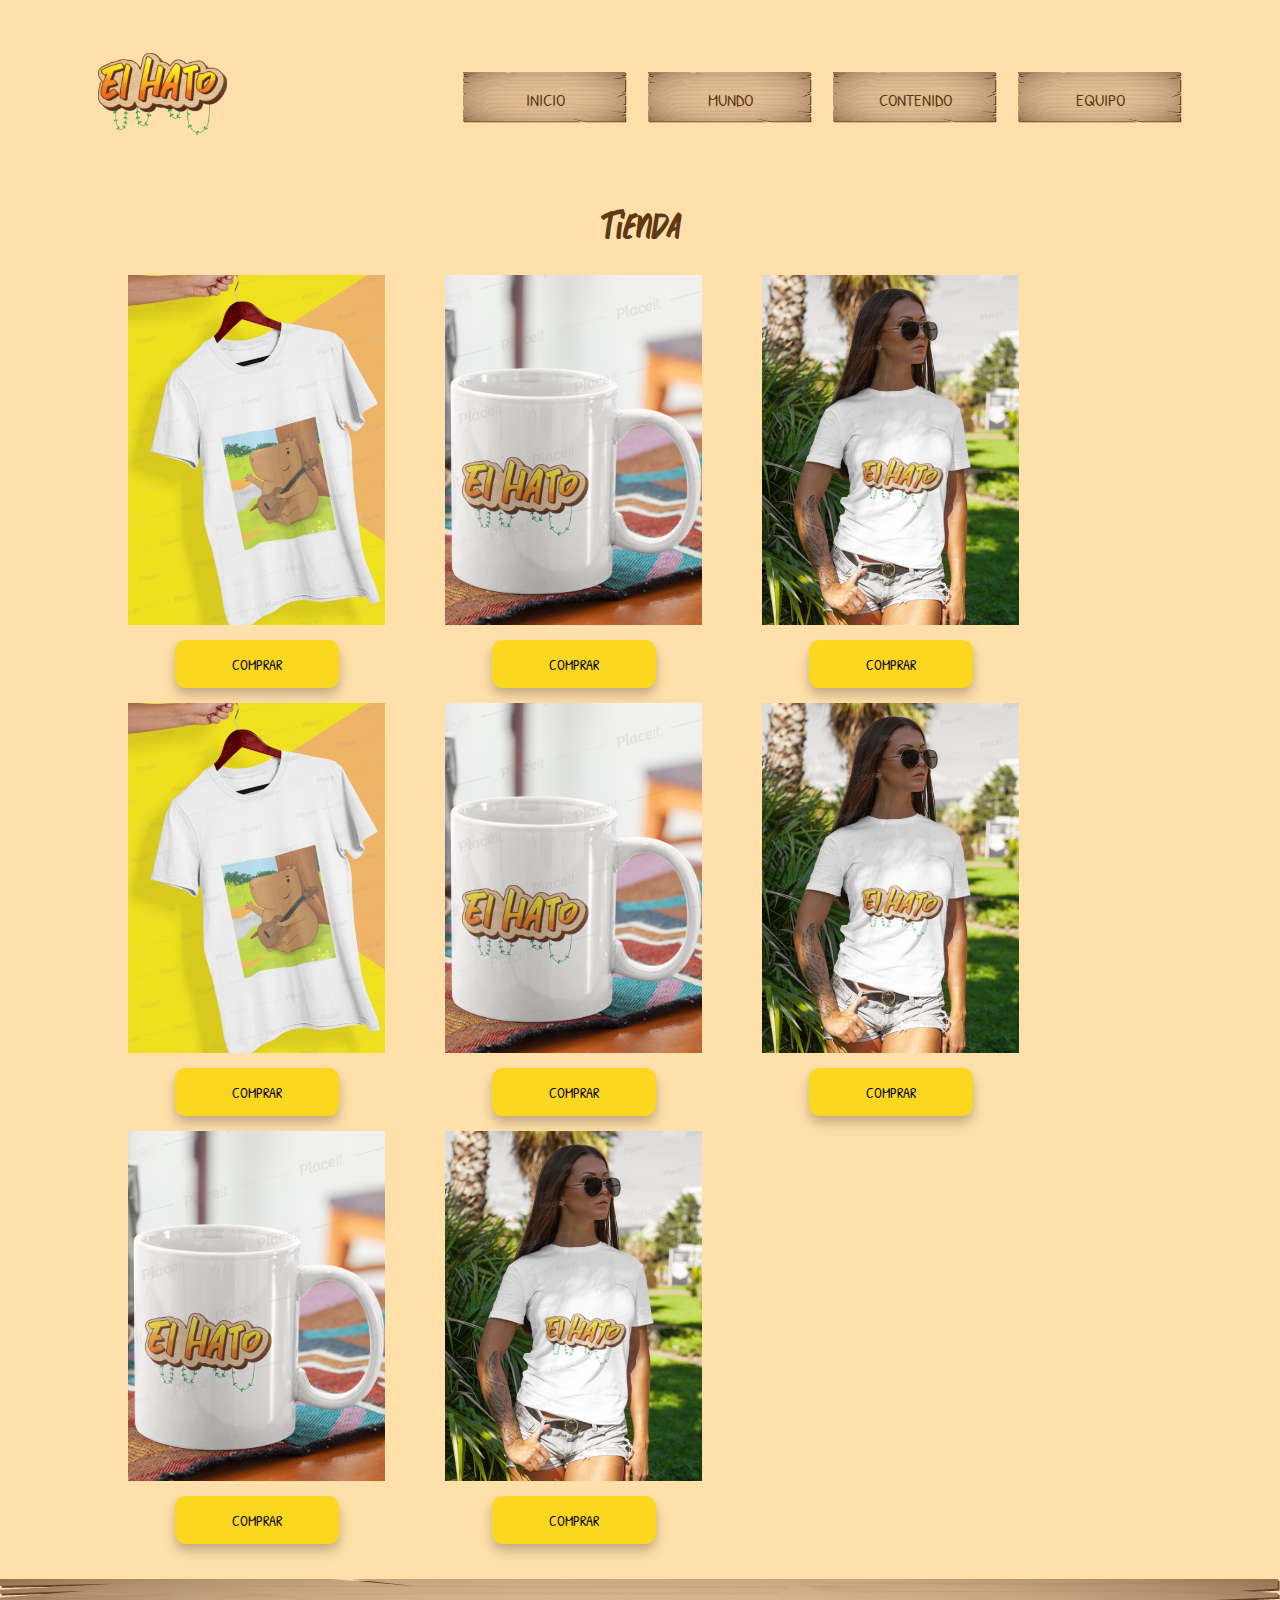
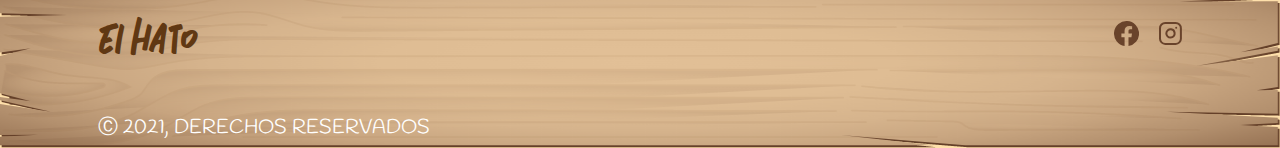
<file: contenido/tienda.html>
<!DOCTYPE html>
<html lang="en">
  <head>
    <meta charset="UTF-8" />
    <meta http-equiv="X-UA-Compatible" content="IE=edge" />
    <meta name="viewport" content="width=device-width, initial-scale=1.0" />
    <title>El Hato</title>
    <!-- tipografias -->
    <link rel="preconnect" href="https://fonts.googleapis.com" />
    <link rel="preconnect" href="https://fonts.gstatic.com" crossorigin />
    <link
      href="https://fonts.googleapis.com/css2?family=Patrick+Hand&display=swap"
      rel="stylesheet"
    />

    <link rel="preconnect" href="https://fonts.googleapis.com" />
    <link rel="preconnect" href="https://fonts.gstatic.com" crossorigin />
    <link
      href="https://fonts.googleapis.com/css2?family=Handlee&display=swap"
      rel="stylesheet"
    />
    <!-- ___________________ -->

    <link rel="stylesheet" href="../styles.css" />
    <link rel="stylesheet" href="../contenido/tienda.css" />
  </head>

  <body>
    <header>
      <nav>
        <a href="#" class="logo">
          <img src="../img/general/logoserie.png" alt="" />
        </a>
        <!-- interruptor -->
        <input type="checkbox" id="nav-toggle" class="nav-toggle" hidden />

        <!-- ÚNICO botón hamburguesa / flecha -->
        <label for="nav-toggle" class="burger" aria-label="Abrir / cerrar menú">
          <span></span><span></span><span></span>
        </label>
        <ul class="headerBotones">
          <li>
            <a href="../index.html"> INICIO </a>
          </li>

          <li>
            <a href="../mundo.html"> MUNDO </a>
          </li>
          <li class="contenidolist">
            <input type="checkbox" name="contenido" id="contenido" />

            <a href="#">
              <label for="contenido"> CONTENIDO </label>
            </a>

            <ul class="listaContenido">
              <li class="hojita">
                <img src="../img/general/linemini.png" alt="" />
                <img src="../img/general/linemini.png" alt="" />
              </li>
              <li>
                <a href="./videos.html"> Videos </a>
              </li>
              <li class="hojita">
                <img src="../img/general/linemini.png" alt="" />
                <img src="../img/general/linemini.png" alt="" />
              </li>
              <li>
                <a href="./galeria.html"> Galeria </a>
              </li>
              <li class="hojita">
                <img src="../img/general/linemini.png" alt="" />
                <img src="../img/general/linemini.png" alt="" />
              </li>
              <li>
                <a href="#"> Tienda </a>
              </li>
            </ul>
          </li>
          <li>
            <a href="../equipo.html"> EQUIPO </a>
          </li>
        </ul>
      </nav>
    </header>
    <section class="contenido">
      <div class="tienda">
        <p class="titulo p1">Tienda</p>

        <div class="line3">
          <a class="producto" href="#">
            <div>
              <div class="marcoFoto">
                <img
                  src="../img/tienda/camisaPascal.png"
                  alt="Imagen Zoom CSS"
                />
              </div>
              <button type="button">COMPRAR</button>
            </div>
          </a>
          <a class="producto" href="#">
            <div>
              <div class="marcoFoto">
                <img src="../img/tienda/Taza.png" alt="Imagen Zoom CSS" />
              </div>
              <button type="button">COMPRAR</button>
            </div>
          </a>
          <a class="producto" href="#">
            <div>
              <div class="marcoFoto">
                <img src="../img/tienda/camisaHato.png" alt="Imagen Zoom CSS" />
              </div>
              <button type="button">COMPRAR</button>
            </div>
          </a>

          <a class="producto" href="#">
            <div>
              <div class="marcoFoto">
                <img
                  src="../img/tienda/camisaPascal.png"
                  alt="Imagen Zoom CSS"
                />
              </div>
              <button type="button">COMPRAR</button>
            </div>
          </a>
          <a class="producto" href="#">
            <div>
              <div class="marcoFoto">
                <img src="../img/tienda/Taza.png" alt="Imagen Zoom CSS" />
              </div>
              <button type="button">COMPRAR</button>
            </div>
          </a>
          <a class="producto" href="#">
            <div>
              <div class="marcoFoto">
                <img src="../img/tienda/camisaHato.png" alt="Imagen Zoom CSS" />
              </div>
              <button type="button">COMPRAR</button>
            </div>
          </a>
          <a class="producto" href="#">
            <div>
              <div class="marcoFoto">
                <img src="../img/tienda/Taza.png" alt="Imagen Zoom CSS" />
              </div>
              <button type="button">COMPRAR</button>
            </div>
          </a>
          <a class="producto" href="#">
            <div>
              <div class="marcoFoto">
                <img src="../img/tienda/camisaHato.png" alt="Imagen Zoom CSS" />
              </div>
              <button type="button">COMPRAR</button>
            </div>
          </a>
        </div>
      </div>
    </section>

    <footer>
      <div class="puff">
        <p class="poff">El Hato</p>
        <div class="peff">
          <a href="#" class="facebook">
            <svg
              id="Icon_simple-facebook"
              data-name="Icon simple-facebook"
              xmlns="http://www.w3.org/2000/svg"
              width="25.079"
              height="24.927"
              viewBox="0 0 25.079 24.927"
            >
              <path
                id="Icon_simple-facebook-2"
                data-name="Icon simple-facebook"
                d="M25.079,12.539a12.539,12.539,0,1,0-14.5,12.387V16.164H7.4V12.539H10.58V9.777c0-3.143,1.872-4.879,4.736-4.879a19.284,19.284,0,0,1,2.807.245V8.229H16.542A1.812,1.812,0,0,0,14.5,10.187v2.352h3.478l-.556,3.625H14.5v8.762A12.543,12.543,0,0,0,25.079,12.539Z"
                fill="#69432b"
              />
            </svg>
          </a>
          <a href="#" class="instagram"
            ><svg
              xmlns="http://www.w3.org/2000/svg"
              width="22.9"
              height="22.901"
              viewBox="0 0 22.9 22.901"
            >
              <g
                id="Icon_feather-instagram"
                data-name="Icon feather-instagram"
                transform="translate(1 1)"
              >
                <path
                  id="Trazado_2875"
                  data-name="Trazado 2875"
                  d="M8.225,3h10.45A5.225,5.225,0,0,1,23.9,8.225v10.45A5.225,5.225,0,0,1,18.676,23.9H8.225A5.225,5.225,0,0,1,3,18.676V8.225A5.225,5.225,0,0,1,8.225,3Z"
                  transform="translate(-3 -3)"
                  fill="none"
                  stroke="#69432b"
                  stroke-linecap="round"
                  stroke-linejoin="round"
                  stroke-width="2"
                />
                <path
                  id="Trazado_2876"
                  data-name="Trazado 2876"
                  d="M20.38,15.5a4.18,4.18,0,1,1-3.522-3.522A4.18,4.18,0,0,1,20.38,15.5Z"
                  transform="translate(-5.749 -5.71)"
                  fill="none"
                  stroke="#69432b"
                  stroke-linecap="round"
                  stroke-linejoin="round"
                  stroke-width="2"
                />
                <path
                  id="Trazado_2877"
                  data-name="Trazado 2877"
                  d="M26.25,9.75h0"
                  transform="translate(-10.052 -5.047)"
                  fill="none"
                  stroke="#69432b"
                  stroke-linecap="round"
                  stroke-linejoin="round"
                  stroke-width="2"
                />
              </g></svg
          ></a>
        </div>
      </div>
      <p class="paff">Ⓒ 2021, DERECHOS RESERVADOS</p>
    </footer>
  </body>
</html>
</file>
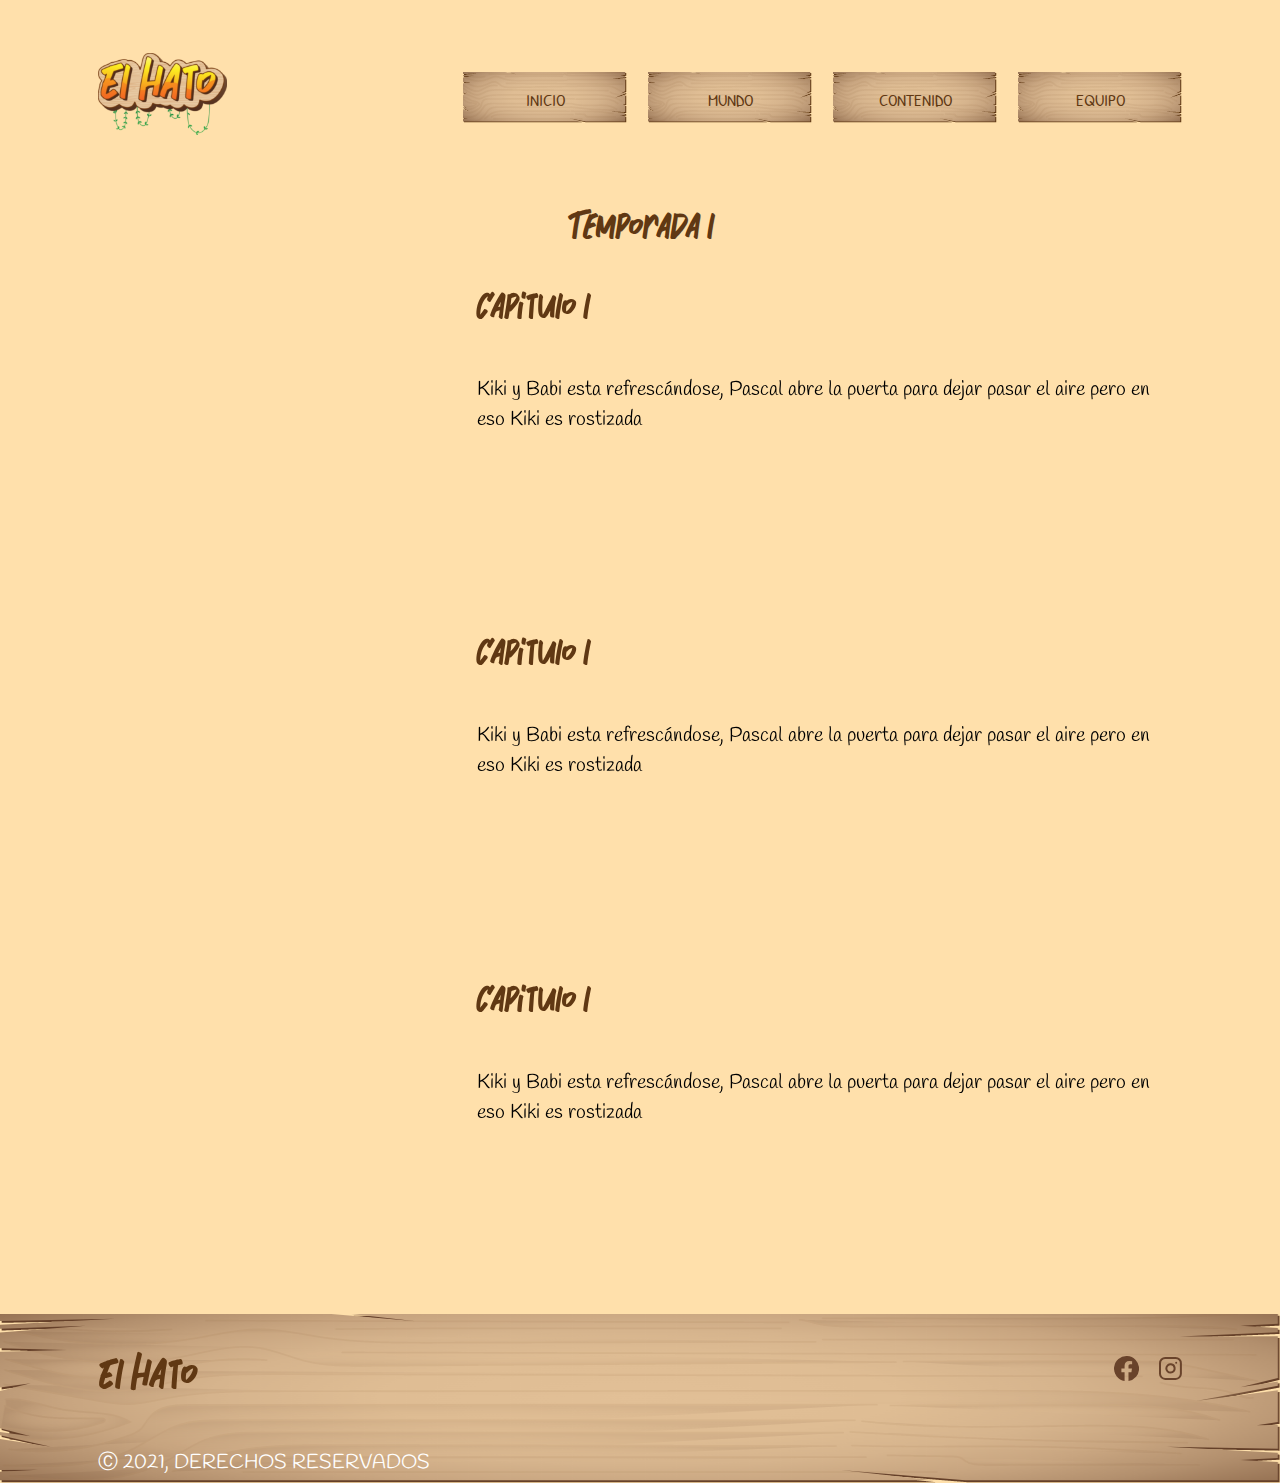
<file: contenido/videos.html>
<!DOCTYPE html>
<html lang="en">
<head>
    <meta charset="UTF-8">
    <meta http-equiv="X-UA-Compatible" content="IE=edge">
    <meta name="viewport" content="width=device-width, initial-scale=1.0">
    <title>El Hato</title>
    <!-- tipografias -->
    <link rel="preconnect" href="https://fonts.googleapis.com">
    <link rel="preconnect" href="https://fonts.gstatic.com" crossorigin>
    <link href="https://fonts.googleapis.com/css2?family=Patrick+Hand&display=swap" rel="stylesheet">
   
    <link rel="preconnect" href="https://fonts.googleapis.com">
    <link rel="preconnect" href="https://fonts.gstatic.com" crossorigin>
    <link href="https://fonts.googleapis.com/css2?family=Handlee&display=swap" rel="stylesheet">
    <!-- ___________________ -->

    <link rel="stylesheet" href="../styles.css">
    <link rel="stylesheet" href="./videos.css">
    
</head>

<body>
  <header>
      <nav>
          <a href="#" class="logo">
              <img src="../img/general/logoserie.png" alt="" >
          </a>
          <ul class="headerBotones" >
              <li>
                <a href="../index.html">
                    INICIO
                  </a>
              </li>

              <li>
                <a href="../mundo.html">
                    MUNDO
                  </a>
              </li>
              <li class="contenidolist">
                <input type="checkbox" name="contenido" id="contenido">
                  
                <a href="#">
                       <label for="contenido">
                        CONTENIDO
                    </label>
                    </a> 
                  
                  <ul class="listaContenido">
                    <li class="hojita">
                        <img src="../img/general/linemini.png" alt="">
                        <img src="../img/general/linemini.png" alt="">
                      </li>
                    <li>
                        <a href="#">
                            Videos
                          </a>
                      </li>
                      <li class="hojita">
                          <img src="../img/general/linemini.png" alt="">
                          <img src="../img/general/linemini.png" alt="">
                        </li>
                      <li>
                        <a href="./galeria.html">
                            Galeria
                          </a>
                      </li>
                      <li class="hojita">
                        <img src="../img/general/linemini.png" alt="">
                        <img src="../img/general/linemini.png" alt="">
                      </li>
                      <li>
                        <a href="./tienda.html">
                            Tienda
                          </a>
                      </li>
                  </ul>
              </li>
              <li>
                <a href="../equipo.html">
                    EQUIPO
                  </a>
              </li>
        
            </ul>
      </nav>
    </header>  
  <section class="contenido">

   
<div class="orden">
  <p class="titulo p1">Temporada l</p>
    <div class="cajavideo">
      <iframe  src="https://www.youtube.com/embed/NjkAgGwXaSs" title="YouTube video player" frameborder="0" allow="accelerometer; autoplay; clipboard-write; encrypted-media; gyroscope; picture-in-picture" allowfullscreen></iframe>
     <div class="info" >
      <p class="titulo ">Capitulo l</p>
      <p>Kiki y Babi esta refrescándose, Pascal abre la puerta para dejar pasar el aire pero en eso Kiki es rostizada</p>
    </div>
    </div>
   
    <div class="cajavideo">
      <iframe  src="https://www.youtube.com/embed/NjkAgGwXaSs" title="YouTube video player" frameborder="0" allow="accelerometer; autoplay; clipboard-write; encrypted-media; gyroscope; picture-in-picture" allowfullscreen></iframe>
     <div class="info" >
      <p class="titulo ">Capitulo l</p>
      <p>Kiki y Babi esta refrescándose, Pascal abre la puerta para dejar pasar el aire pero en eso Kiki es rostizada</p>
    </div>
    </div>

    <div class="cajavideo">
      <iframe  src="https://www.youtube.com/embed/NjkAgGwXaSs" title="YouTube video player" frameborder="0" allow="accelerometer; autoplay; clipboard-write; encrypted-media; gyroscope; picture-in-picture" allowfullscreen></iframe>
     <div class="info" >
      <p class="titulo ">Capitulo l</p>
      <p>Kiki y Babi esta refrescándose, Pascal abre la puerta para dejar pasar el aire pero en eso Kiki es rostizada</p>
    </div>
    </div>
  </div>
</section>


<footer>
  <div class="puff">
    <p class="poff">El Hato</p>
    <div class="peff" >
      <a href="#" class="facebook">
        <svg id="Icon_simple-facebook" data-name="Icon simple-facebook" xmlns="http://www.w3.org/2000/svg" width="25.079" height="24.927" viewBox="0 0 25.079 24.927">
          <path id="Icon_simple-facebook-2" data-name="Icon simple-facebook" d="M25.079,12.539a12.539,12.539,0,1,0-14.5,12.387V16.164H7.4V12.539H10.58V9.777c0-3.143,1.872-4.879,4.736-4.879a19.284,19.284,0,0,1,2.807.245V8.229H16.542A1.812,1.812,0,0,0,14.5,10.187v2.352h3.478l-.556,3.625H14.5v8.762A12.543,12.543,0,0,0,25.079,12.539Z" fill="#69432b"/>
        </svg>
      </a>
      <a href="#" class="instagram"><svg xmlns="http://www.w3.org/2000/svg" width="22.9" height="22.901" viewBox="0 0 22.9 22.901">
        <g id="Icon_feather-instagram" data-name="Icon feather-instagram" transform="translate(1 1)">
          <path id="Trazado_2875" data-name="Trazado 2875" d="M8.225,3h10.45A5.225,5.225,0,0,1,23.9,8.225v10.45A5.225,5.225,0,0,1,18.676,23.9H8.225A5.225,5.225,0,0,1,3,18.676V8.225A5.225,5.225,0,0,1,8.225,3Z" transform="translate(-3 -3)" fill="none" stroke="#69432b" stroke-linecap="round" stroke-linejoin="round" stroke-width="2"/>
          <path id="Trazado_2876" data-name="Trazado 2876" d="M20.38,15.5a4.18,4.18,0,1,1-3.522-3.522A4.18,4.18,0,0,1,20.38,15.5Z" transform="translate(-5.749 -5.71)" fill="none" stroke="#69432b" stroke-linecap="round" stroke-linejoin="round" stroke-width="2"/>
          <path id="Trazado_2877" data-name="Trazado 2877" d="M26.25,9.75h0" transform="translate(-10.052 -5.047)" fill="none" stroke="#69432b" stroke-linecap="round" stroke-linejoin="round" stroke-width="2"/>
        </g>
      </svg></a>
    </div>
  </div>
<p class="paff">
  Ⓒ 2021, DERECHOS RESERVADOS
</p>
</footer>
 
</body>
</html>
</file>
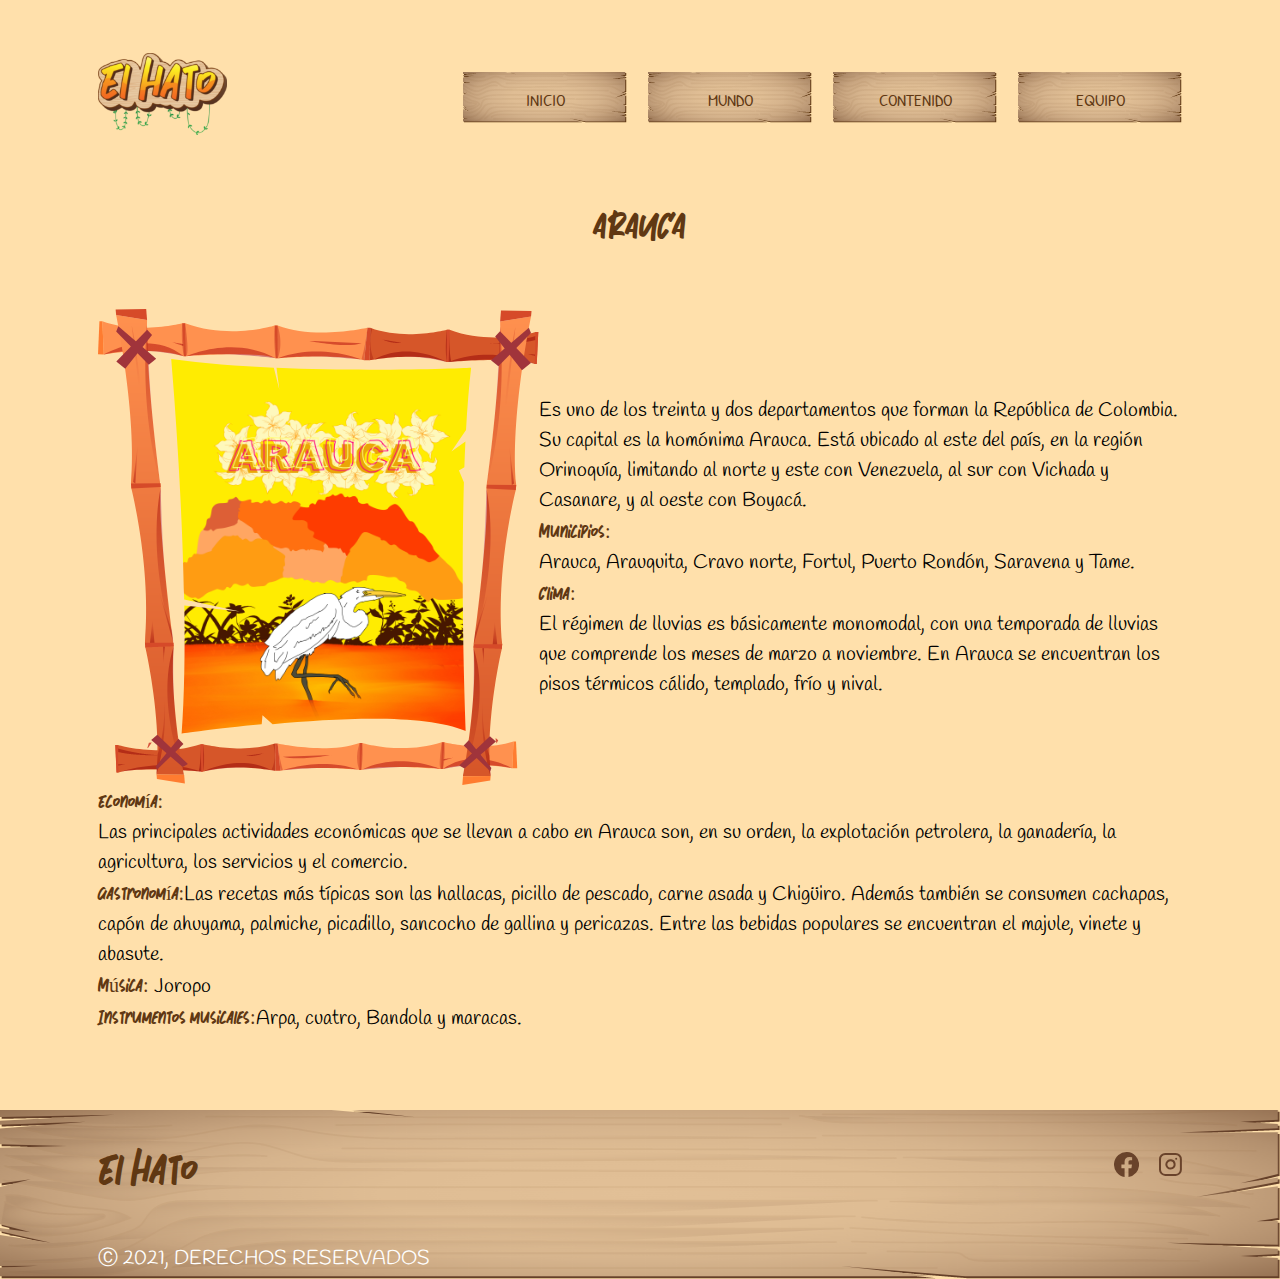
<file: mundo/Arauca.html>
<!DOCTYPE html>
<html lang="en">
<head>
    <meta charset="UTF-8">
    <meta http-equiv="X-UA-Compatible" content="IE=edge">
    <meta name="viewport" content="width=device-width, initial-scale=1.0">
    <title>El Hato</title>
    <!-- tipografias -->
    <link rel="preconnect" href="https://fonts.googleapis.com">
    <link rel="preconnect" href="https://fonts.gstatic.com" crossorigin>
    <link href="https://fonts.googleapis.com/css2?family=Patrick+Hand&display=swap" rel="stylesheet">
   
    <link rel="preconnect" href="https://fonts.googleapis.com">
    <link rel="preconnect" href="https://fonts.gstatic.com" crossorigin>
    <link href="https://fonts.googleapis.com/css2?family=Handlee&display=swap" rel="stylesheet">
    <!-- ___________________ -->

    <link rel="stylesheet" href="../styles.css">
    <link rel="stylesheet" href="./personaje.css">
    
</head>

<body>
  <header>
      <nav>
          <a href="#" class="logo">
              <img src="../img/general/logoserie.png" alt="" >
          </a>
          <ul class="headerBotones" >
              <li>
                <a href="../index.html">
                    INICIO
                  </a>
              </li>

              <li>
                <a href="../mundo.html">
                    MUNDO
                  </a>
              </li>
              <li class="contenidolist">
                <input type="checkbox" name="contenido" id="contenido">
                  
                <a href="#">
                       <label for="contenido">
                        CONTENIDO
                    </label>
                    </a> 
                  
                  <ul class="listaContenido">
                    <li class="hojita">
                        <img src="../img/general/linemini.png" alt="">
                        <img src="../img/general/linemini.png" alt="">
                      </li>
                    <li>
                        <a href="../contenido/videos.html">
                            Videos
                          </a>
                      </li>
                      <li class="hojita">
                          <img src="../img/general/linemini.png" alt="">
                          <img src="../img/general/linemini.png" alt="">
                        </li>
                      <li>
                        <a href="../contenido/galeria.html">
                            Galeria
                          </a>
                      </li>
                      <li class="hojita">
                        <img src="../img/general/linemini.png" alt="">
                        <img src="../img/general/linemini.png" alt="">
                      </li>
                      <li>
                        <a href="../contenido/galeria.html">
                            Tienda
                          </a>
                      </li>
                  </ul>
              </li>
              <li>
                <a href="../equipo.html">
                    EQUIPO
                  </a>
              </li>
        
            </ul>
      </nav>
    </header>  
  <section class="contenido">
    <div class="personaje">
    <p class="titulo p1">ARAUCA</p>
<div class="t1">
  <img class="fotico" src="../img/mundo/arauca.png" alt="Pascal">
  <p>
    Es uno de los treinta y dos departamentos que forman la República de Colombia. Su capital es la homónima Arauca. Está ubicado al este del país, en la región Orinoquía, limitando al norte y este con Venezuela, al sur con Vichada y Casanare, y al oeste con Boyacá.<br>
    <span class="tp">Municipios:</span>
    <br>
    Arauca, Arauquita, Cravo norte, Fortul, Puerto Rondón, Saravena y Tame. 
    <br><span class="tp"> Clima:</span>
    <br>
    El régimen de lluvias es básicamente monomodal, con una temporada de lluvias que comprende los meses de marzo a noviembre. En Arauca se encuentran los pisos térmicos cálido, templado, frío y nival.
    <br>

</p>
</div>

<p>
  <span class="tp">Economía:</span>
  <br>
  Las principales actividades económicas que se llevan a cabo en Arauca son, en su orden, la explotación petrolera, la ganadería, la agricultura, los servicios y el comercio.
  <br>
  
  <span class="tp">Gastronomía:</span>Las recetas más típicas son las hallacas, picillo de pescado, carne asada y Chigüiro. Además también se consumen cachapas, capón de ahuyama, palmiche, picadillo, sancocho de gallina y pericazas. Entre las bebidas populares se encuentran el majule, vinete y abasute.<br>
  <span class="tp">Música:</span> Joropo
  <br>
  <span class="tp">Instrumentos musicales:</span>Arpa, cuatro, Bandola y maracas.

</p>
</div>
</section>



<footer>
  <div class="puff">
    <p class="poff">El Hato</p>
    <div class="peff" >
      <a href="#" class="facebook">
        <svg id="Icon_simple-facebook" data-name="Icon simple-facebook" xmlns="http://www.w3.org/2000/svg" width="25.079" height="24.927" viewBox="0 0 25.079 24.927">
          <path id="Icon_simple-facebook-2" data-name="Icon simple-facebook" d="M25.079,12.539a12.539,12.539,0,1,0-14.5,12.387V16.164H7.4V12.539H10.58V9.777c0-3.143,1.872-4.879,4.736-4.879a19.284,19.284,0,0,1,2.807.245V8.229H16.542A1.812,1.812,0,0,0,14.5,10.187v2.352h3.478l-.556,3.625H14.5v8.762A12.543,12.543,0,0,0,25.079,12.539Z" fill="#69432b"/>
        </svg>
      </a>
      <a href="#" class="instagram"><svg xmlns="http://www.w3.org/2000/svg" width="22.9" height="22.901" viewBox="0 0 22.9 22.901">
        <g id="Icon_feather-instagram" data-name="Icon feather-instagram" transform="translate(1 1)">
          <path id="Trazado_2875" data-name="Trazado 2875" d="M8.225,3h10.45A5.225,5.225,0,0,1,23.9,8.225v10.45A5.225,5.225,0,0,1,18.676,23.9H8.225A5.225,5.225,0,0,1,3,18.676V8.225A5.225,5.225,0,0,1,8.225,3Z" transform="translate(-3 -3)" fill="none" stroke="#69432b" stroke-linecap="round" stroke-linejoin="round" stroke-width="2"/>
          <path id="Trazado_2876" data-name="Trazado 2876" d="M20.38,15.5a4.18,4.18,0,1,1-3.522-3.522A4.18,4.18,0,0,1,20.38,15.5Z" transform="translate(-5.749 -5.71)" fill="none" stroke="#69432b" stroke-linecap="round" stroke-linejoin="round" stroke-width="2"/>
          <path id="Trazado_2877" data-name="Trazado 2877" d="M26.25,9.75h0" transform="translate(-10.052 -5.047)" fill="none" stroke="#69432b" stroke-linecap="round" stroke-linejoin="round" stroke-width="2"/>
        </g>
      </svg></a>
    </div>
  </div>
<p class="paff">
  Ⓒ 2021, DERECHOS RESERVADOS
</p>
</footer>
 
</body>
</html>
</file>
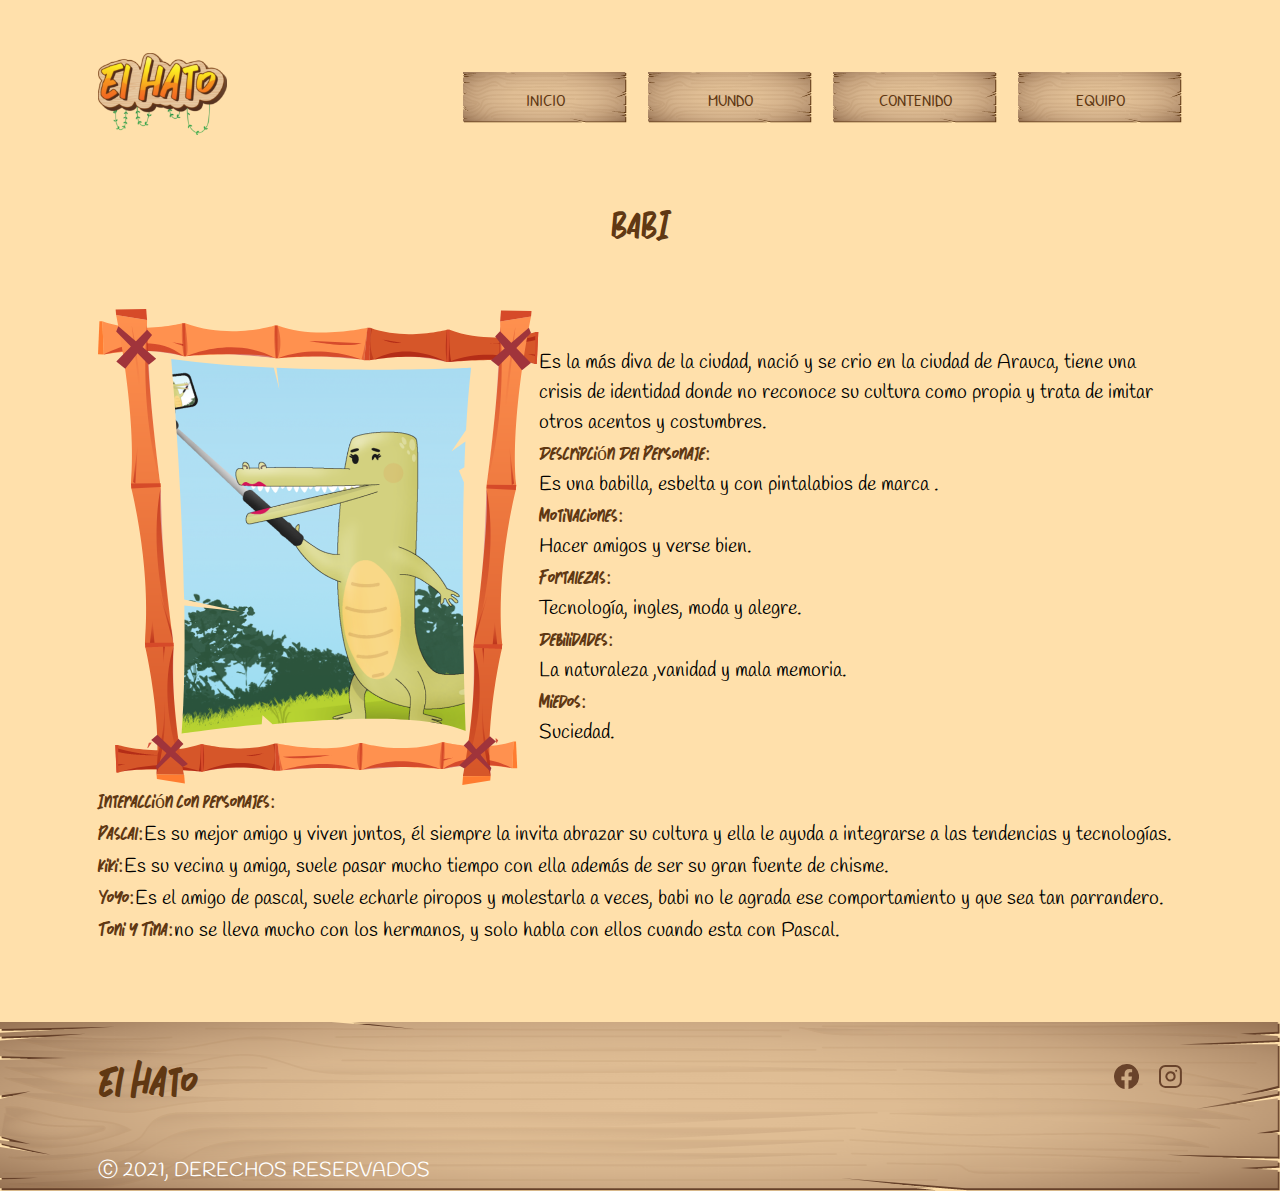
<file: mundo/Babi.html>
<!DOCTYPE html>
<html lang="en">
<head>
    <meta charset="UTF-8">
    <meta http-equiv="X-UA-Compatible" content="IE=edge">
    <meta name="viewport" content="width=device-width, initial-scale=1.0">
    <title>El Hato</title>
    <!-- tipografias -->
    <link rel="preconnect" href="https://fonts.googleapis.com">
    <link rel="preconnect" href="https://fonts.gstatic.com" crossorigin>
    <link href="https://fonts.googleapis.com/css2?family=Patrick+Hand&display=swap" rel="stylesheet">
   
    <link rel="preconnect" href="https://fonts.googleapis.com">
    <link rel="preconnect" href="https://fonts.gstatic.com" crossorigin>
    <link href="https://fonts.googleapis.com/css2?family=Handlee&display=swap" rel="stylesheet">
    <!-- ___________________ -->

    <link rel="stylesheet" href="../styles.css">
    <link rel="stylesheet" href="./personaje.css">
    
</head>

<body>
  <header>
      <nav>
          <a href="#" class="logo">
              <img src="../img/general/logoserie.png" alt="" >
          </a>
          <ul class="headerBotones" >
              <li>
                <a href="../index.html">
                    INICIO
                  </a>
              </li>

              <li>
                <a href="../mundo.html">
                    MUNDO
                  </a>
              </li>
              <li class="contenidolist">
                <input type="checkbox" name="contenido" id="contenido">
                  
                <a href="#">
                       <label for="contenido">
                        CONTENIDO
                    </label>
                    </a> 
                  
                  <ul class="listaContenido">
                    <li class="hojita">
                        <img src="../img/general/linemini.png" alt="">
                        <img src="../img/general/linemini.png" alt="">
                      </li>
                    <li>
                        <a href="../contenido/videos.html">
                            Videos
                          </a>
                      </li>
                      <li class="hojita">
                          <img src="../img/general/linemini.png" alt="">
                          <img src="../img/general/linemini.png" alt="">
                        </li>
                      <li>
                        <a href="../contenido/galeria.html">
                            Galeria
                          </a>
                      </li>
                      <li class="hojita">
                        <img src="../img/general/linemini.png" alt="">
                        <img src="../img/general/linemini.png" alt="">
                      </li>
                      <li>
                        <a href="../contenido/galeria.html">
                            Tienda
                          </a>
                      </li>
                  </ul>
              </li>
              <li>
                <a href="../equipo.html">
                    EQUIPO
                  </a>
              </li>
        
            </ul>
      </nav>
    </header>  
  <section class="contenido">
    <div class="personaje">
    <p class="titulo p1">BABI</p>
<div class="t1">
  <img class="fotico" src="../img/mundo/babi.png" alt="Pascal">
  <p>
    Es la más diva de la ciudad, nació y se crio en la ciudad de Arauca, tiene una crisis de identidad donde no reconoce su cultura como propia y trata de imitar otros acentos y costumbres.
<br>
    <span class="tp"> Descripción Del Personaje:</span>
    <br>
    Es una babilla, esbelta y con pintalabios de marca .

    <br>
    <span class="tp">Motivaciones:</span>
    <br>
    Hacer amigos y verse bien.

    <br>
    <span class="tp">Fortalezas:</span>
    <br> 
    Tecnología, ingles, moda y alegre.
    <br>
    <span class="tp">Debilidades:</span>
    <br>
    La naturaleza ,vanidad y mala memoria.

    <br> 
    <span class="tp">Miedos:</span> 
    <br>
    Suciedad.

    
</p>
</div>

<p>
  
  <span class="tp">Interacción con personajes:</span>
  <br>
  <span class="tp">Pascal:</span>Es su mejor amigo y viven juntos, él siempre la invita abrazar su cultura y ella le ayuda a integrarse a las tendencias y tecnologías.
  <br>
  <span class="tp">Kiki:</span>Es su vecina y amiga, suele pasar mucho tiempo con ella además de ser su gran fuente de chisme.
  <br>
  <span class="tp">Yoyo:</span>Es el amigo de pascal, suele echarle piropos y molestarla a veces, babi no le agrada ese comportamiento y que sea tan parrandero.
  <br>
  <span class="tp">Toni y Tina:</span>no se lleva mucho con los hermanos, y solo habla con ellos cuando esta con Pascal.

</p>
</div>
</section>



<footer>
  <div class="puff">
    <p class="poff">El Hato</p>
    <div class="peff" >
      <a href="#" class="facebook">
        <svg id="Icon_simple-facebook" data-name="Icon simple-facebook" xmlns="http://www.w3.org/2000/svg" width="25.079" height="24.927" viewBox="0 0 25.079 24.927">
          <path id="Icon_simple-facebook-2" data-name="Icon simple-facebook" d="M25.079,12.539a12.539,12.539,0,1,0-14.5,12.387V16.164H7.4V12.539H10.58V9.777c0-3.143,1.872-4.879,4.736-4.879a19.284,19.284,0,0,1,2.807.245V8.229H16.542A1.812,1.812,0,0,0,14.5,10.187v2.352h3.478l-.556,3.625H14.5v8.762A12.543,12.543,0,0,0,25.079,12.539Z" fill="#69432b"/>
        </svg>
      </a>
      <a href="#" class="instagram"><svg xmlns="http://www.w3.org/2000/svg" width="22.9" height="22.901" viewBox="0 0 22.9 22.901">
        <g id="Icon_feather-instagram" data-name="Icon feather-instagram" transform="translate(1 1)">
          <path id="Trazado_2875" data-name="Trazado 2875" d="M8.225,3h10.45A5.225,5.225,0,0,1,23.9,8.225v10.45A5.225,5.225,0,0,1,18.676,23.9H8.225A5.225,5.225,0,0,1,3,18.676V8.225A5.225,5.225,0,0,1,8.225,3Z" transform="translate(-3 -3)" fill="none" stroke="#69432b" stroke-linecap="round" stroke-linejoin="round" stroke-width="2"/>
          <path id="Trazado_2876" data-name="Trazado 2876" d="M20.38,15.5a4.18,4.18,0,1,1-3.522-3.522A4.18,4.18,0,0,1,20.38,15.5Z" transform="translate(-5.749 -5.71)" fill="none" stroke="#69432b" stroke-linecap="round" stroke-linejoin="round" stroke-width="2"/>
          <path id="Trazado_2877" data-name="Trazado 2877" d="M26.25,9.75h0" transform="translate(-10.052 -5.047)" fill="none" stroke="#69432b" stroke-linecap="round" stroke-linejoin="round" stroke-width="2"/>
        </g>
      </svg></a>
    </div>
  </div>
<p class="paff">
  Ⓒ 2021, DERECHOS RESERVADOS
</p>
</footer>
 
</body>
</html>
</file>
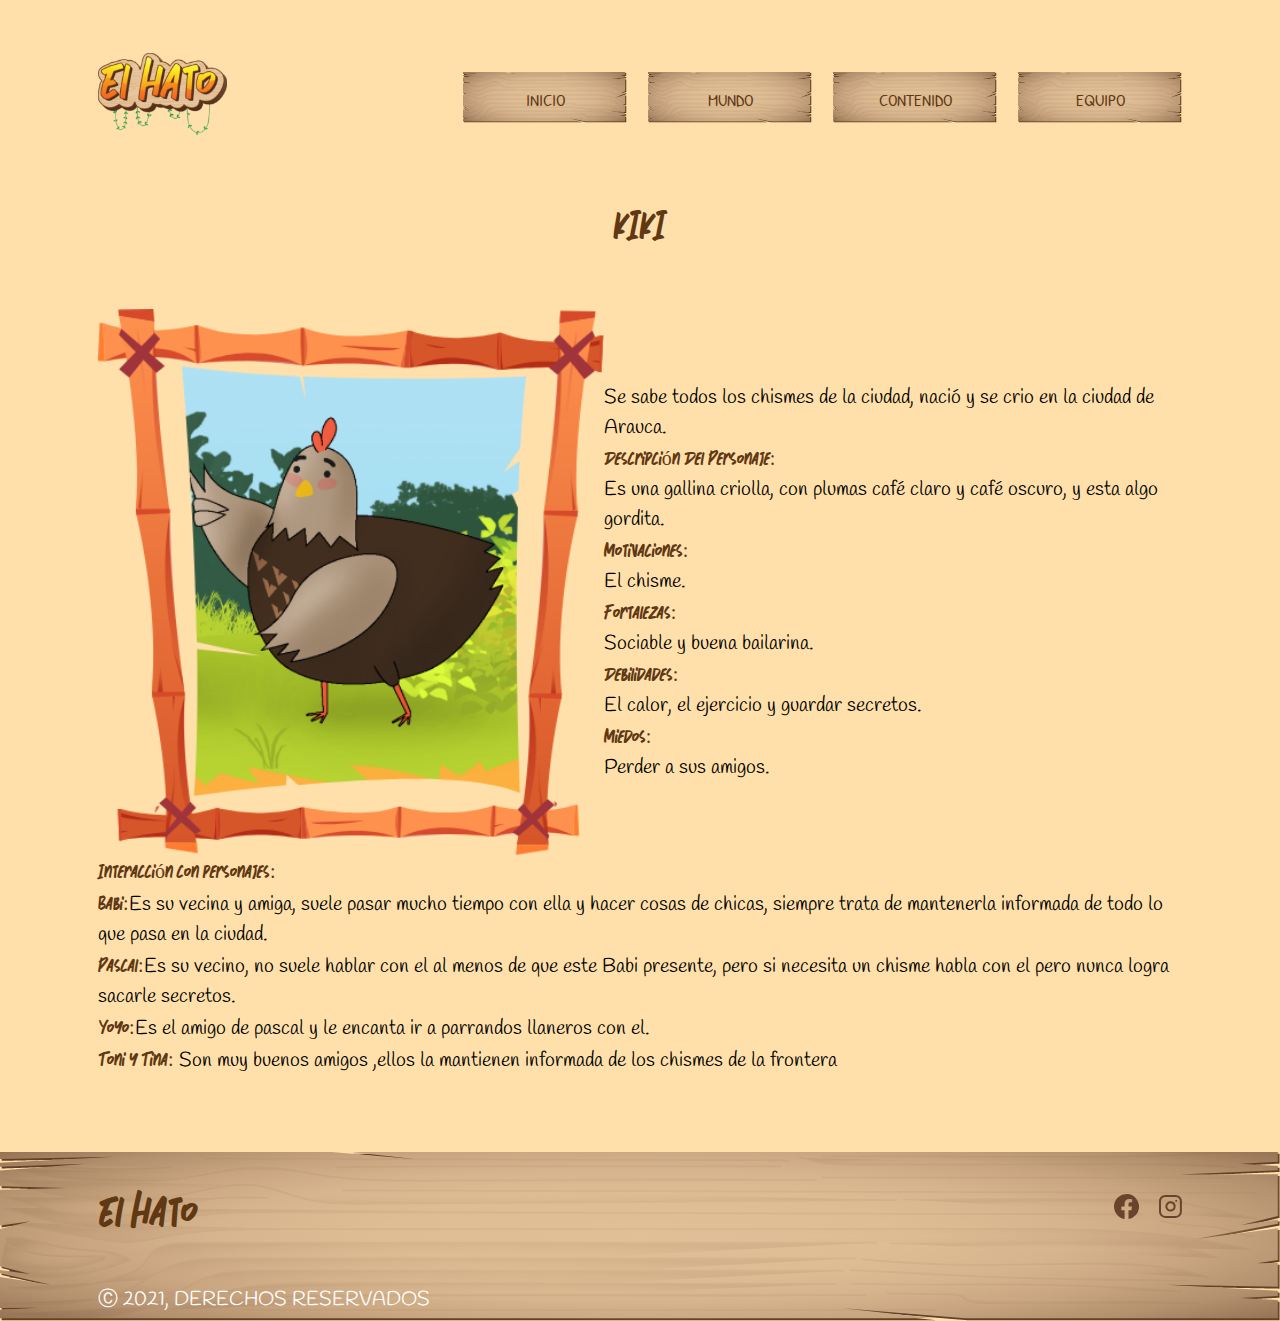
<file: mundo/Kiki.html>
<!DOCTYPE html>
<html lang="en">
<head>
    <meta charset="UTF-8">
    <meta http-equiv="X-UA-Compatible" content="IE=edge">
    <meta name="viewport" content="width=device-width, initial-scale=1.0">
    <title>El Hato</title>
    <!-- tipografias -->
    <link rel="preconnect" href="https://fonts.googleapis.com">
    <link rel="preconnect" href="https://fonts.gstatic.com" crossorigin>
    <link href="https://fonts.googleapis.com/css2?family=Patrick+Hand&display=swap" rel="stylesheet">
   
    <link rel="preconnect" href="https://fonts.googleapis.com">
    <link rel="preconnect" href="https://fonts.gstatic.com" crossorigin>
    <link href="https://fonts.googleapis.com/css2?family=Handlee&display=swap" rel="stylesheet">
    <!-- ___________________ -->

    <link rel="stylesheet" href="../styles.css">
    <link rel="stylesheet" href="./personaje.css">
    
</head>

<body>
  <header>
      <nav>
          <a href="#" class="logo">
              <img src="../img/general/logoserie.png" alt="" >
          </a>
          <ul class="headerBotones" >
              <li>
                <a href="../index.html">
                    INICIO
                  </a>
              </li>

              <li>
                <a href="../mundo.html">
                    MUNDO
                  </a>
              </li>
              <li class="contenidolist">
                <input type="checkbox" name="contenido" id="contenido">
                  
                <a href="#">
                       <label for="contenido">
                        CONTENIDO
                    </label>
                    </a> 
                  
                  <ul class="listaContenido">
                    <li class="hojita">
                        <img src="../img/general/linemini.png" alt="">
                        <img src="../img/general/linemini.png" alt="">
                      </li>
                    <li>
                        <a href="../contenido/videos.html">
                            Videos
                          </a>
                      </li>
                      <li class="hojita">
                          <img src="../img/general/linemini.png" alt="">
                          <img src="../img/general/linemini.png" alt="">
                        </li>
                      <li>
                        <a href="../contenido/galeria.html">
                            Galeria
                          </a>
                      </li>
                      <li class="hojita">
                        <img src="../img/general/linemini.png" alt="">
                        <img src="../img/general/linemini.png" alt="">
                      </li>
                      <li>
                        <a href="../contenido/galeria.html">
                            Tienda
                          </a>
                      </li>
                  </ul>
              </li>
              <li>
                <a href="../equipo.html">
                    EQUIPO
                  </a>
              </li>
        
            </ul>
      </nav>
    </header>  
  <section class="contenido">
    <div class="personaje">
    <p class="titulo p1">KIKI</p>
<div class="t1">
  <img class="fotico" src="../img/mundo/kiki.png" alt="Pascal">
  <p>
    Se sabe todos los chismes de la ciudad, nació y se crio en la ciudad de Arauca.
<br>
    <span class="tp"> Descripción Del Personaje:</span>
    <br>
    Es una gallina criolla, con plumas café claro y café oscuro, y esta algo gordita.

    <br>
    <span class="tp">Motivaciones:</span>
    <br>
    El chisme.

    <br>
    <span class="tp">Fortalezas:</span>
    <br> 
    Sociable y buena bailarina.
    <br>
    <span class="tp">Debilidades:</span>
    <br>
    El calor, el ejercicio y guardar secretos.

    <br> 
    <span class="tp">Miedos:</span> 
    <br>
    Perder a sus amigos.

    
</p>
</div>

<p>
  
  <span class="tp">Interacción con personajes:</span>
  <br>
  <span class="tp">Babi:</span>Es su vecina y amiga, suele pasar mucho tiempo con ella y hacer cosas de chicas, siempre trata de mantenerla informada de todo lo que pasa en la ciudad.
  <br>
  <span class="tp">Pascal:</span>Es su vecino, no suele hablar con el al menos de que este Babi presente, pero si necesita un chisme habla con el pero nunca logra sacarle secretos.
  <br>
  <span class="tp">Yoyo:</span>Es el amigo de pascal y le encanta ir a parrandos llaneros con el.
  <br>
  <span class="tp">Toni y Tina:</span> Son muy buenos amigos ,ellos la mantienen informada de los chismes de la frontera
</p>
</div>
</section>



<footer>
  <div class="puff">
    <p class="poff">El Hato</p>
    <div class="peff" >
      <a href="#" class="facebook">
        <svg id="Icon_simple-facebook" data-name="Icon simple-facebook" xmlns="http://www.w3.org/2000/svg" width="25.079" height="24.927" viewBox="0 0 25.079 24.927">
          <path id="Icon_simple-facebook-2" data-name="Icon simple-facebook" d="M25.079,12.539a12.539,12.539,0,1,0-14.5,12.387V16.164H7.4V12.539H10.58V9.777c0-3.143,1.872-4.879,4.736-4.879a19.284,19.284,0,0,1,2.807.245V8.229H16.542A1.812,1.812,0,0,0,14.5,10.187v2.352h3.478l-.556,3.625H14.5v8.762A12.543,12.543,0,0,0,25.079,12.539Z" fill="#69432b"/>
        </svg>
      </a>
      <a href="#" class="instagram"><svg xmlns="http://www.w3.org/2000/svg" width="22.9" height="22.901" viewBox="0 0 22.9 22.901">
        <g id="Icon_feather-instagram" data-name="Icon feather-instagram" transform="translate(1 1)">
          <path id="Trazado_2875" data-name="Trazado 2875" d="M8.225,3h10.45A5.225,5.225,0,0,1,23.9,8.225v10.45A5.225,5.225,0,0,1,18.676,23.9H8.225A5.225,5.225,0,0,1,3,18.676V8.225A5.225,5.225,0,0,1,8.225,3Z" transform="translate(-3 -3)" fill="none" stroke="#69432b" stroke-linecap="round" stroke-linejoin="round" stroke-width="2"/>
          <path id="Trazado_2876" data-name="Trazado 2876" d="M20.38,15.5a4.18,4.18,0,1,1-3.522-3.522A4.18,4.18,0,0,1,20.38,15.5Z" transform="translate(-5.749 -5.71)" fill="none" stroke="#69432b" stroke-linecap="round" stroke-linejoin="round" stroke-width="2"/>
          <path id="Trazado_2877" data-name="Trazado 2877" d="M26.25,9.75h0" transform="translate(-10.052 -5.047)" fill="none" stroke="#69432b" stroke-linecap="round" stroke-linejoin="round" stroke-width="2"/>
        </g>
      </svg></a>
    </div>
  </div>
<p class="paff">
  Ⓒ 2021, DERECHOS RESERVADOS
</p>
</footer>
 
</body>
</html>
</file>
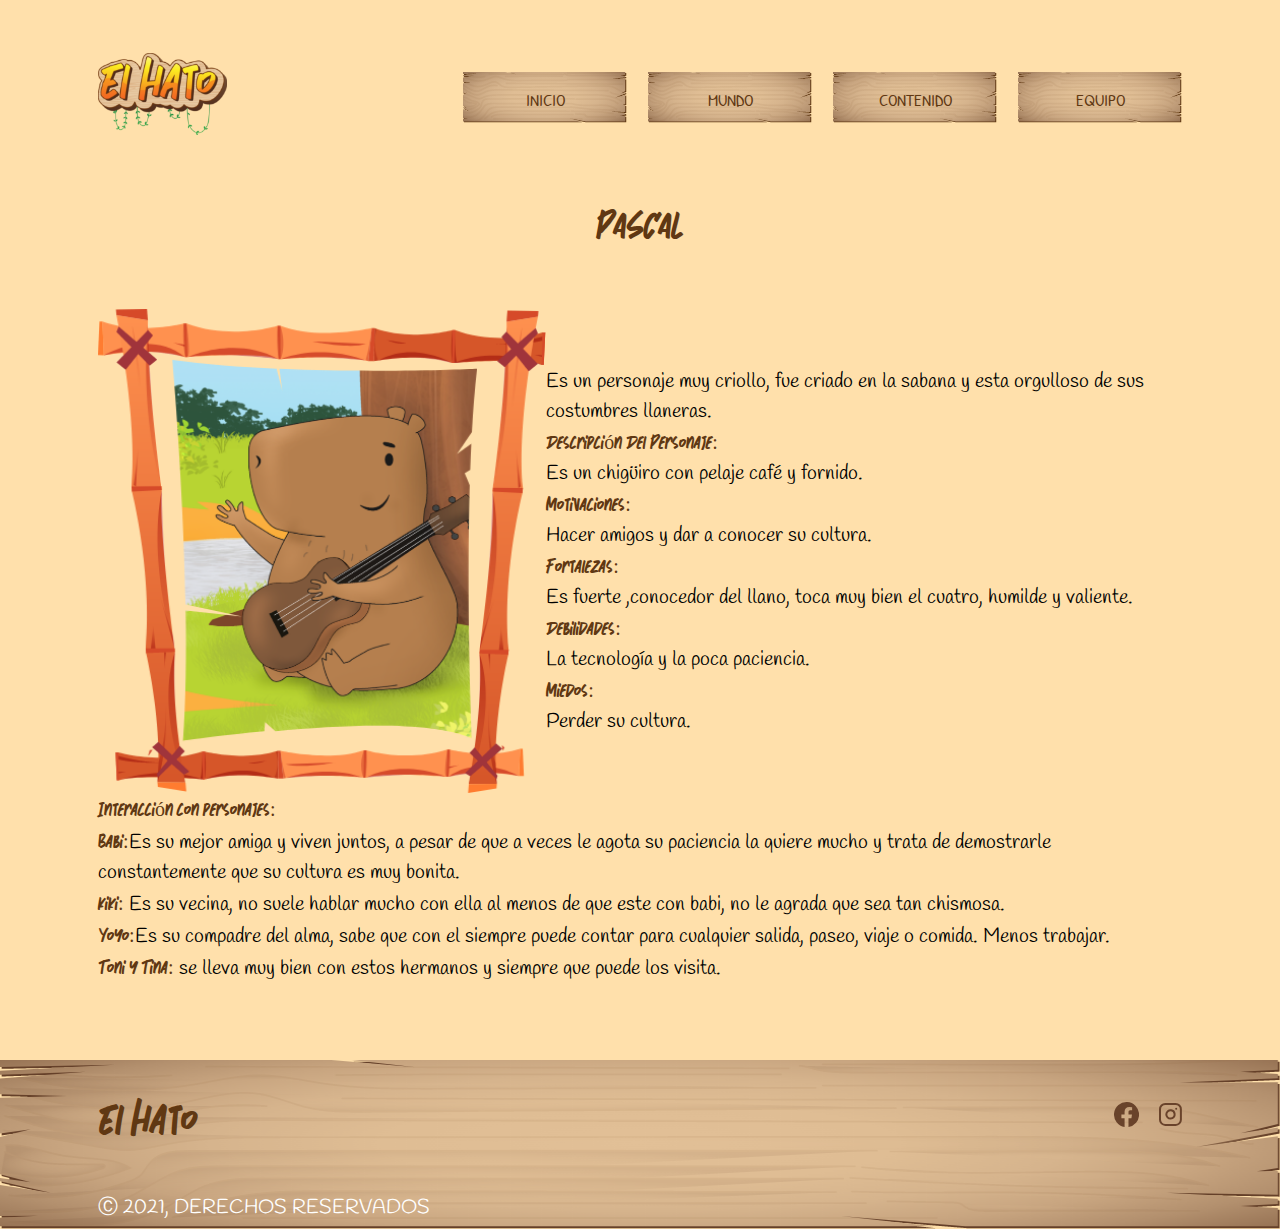
<file: mundo/Pascal.html>
<!DOCTYPE html>
<html lang="en">
<head>
    <meta charset="UTF-8">
    <meta http-equiv="X-UA-Compatible" content="IE=edge">
    <meta name="viewport" content="width=device-width, initial-scale=1.0">
    <title>El Hato</title>
    <!-- tipografias -->
    <link rel="preconnect" href="https://fonts.googleapis.com">
    <link rel="preconnect" href="https://fonts.gstatic.com" crossorigin>
    <link href="https://fonts.googleapis.com/css2?family=Patrick+Hand&display=swap" rel="stylesheet">
   
    <link rel="preconnect" href="https://fonts.googleapis.com">
    <link rel="preconnect" href="https://fonts.gstatic.com" crossorigin>
    <link href="https://fonts.googleapis.com/css2?family=Handlee&display=swap" rel="stylesheet">
    <!-- ___________________ -->

    <link rel="stylesheet" href="../styles.css">
    <link rel="stylesheet" href="./personaje.css">
    
</head>

<body>
  <header>
      <nav>
          <a href="#" class="logo">
              <img src="../img/general/logoserie.png" alt="" >
          </a>
          <ul class="headerBotones" >
              <li>
                <a href="../index.html">
                    INICIO
                  </a>
              </li>

              <li>
                <a href="../mundo.html">
                    MUNDO
                  </a>
              </li>
              <li class="contenidolist">
                <input type="checkbox" name="contenido" id="contenido">
                  
                <a href="#">
                       <label for="contenido">
                        CONTENIDO
                    </label>
                    </a> 
                  
                  <ul class="listaContenido">
                    <li class="hojita">
                        <img src="../img/general/linemini.png" alt="">
                        <img src="../img/general/linemini.png" alt="">
                      </li>
                    <li>
                        <a href="../contenido/videos.html">
                            Videos
                          </a>
                      </li>
                      <li class="hojita">
                          <img src="../img/general/linemini.png" alt="">
                          <img src="../img/general/linemini.png" alt="">
                        </li>
                      <li>
                        <a href="../contenido/galeria.html">
                            Galeria
                          </a>
                      </li>
                      <li class="hojita">
                        <img src="../img/general/linemini.png" alt="">
                        <img src="../img/general/linemini.png" alt="">
                      </li>
                      <li>
                        <a href="../contenido/galeria.html">
                            Tienda
                          </a>
                      </li>
                  </ul>
              </li>
              <li>
                <a href="../equipo.html">
                    EQUIPO
                  </a>
              </li>
        
            </ul>
      </nav>
    </header>  
  <section class="contenido">
    <div class="personaje">
    <p class="titulo p1">PASCAL</p>
<div class="t1">
  <img class="fotico" src="../img/mundo/pascal.png" alt="Pascal">
  <p>
    Es un personaje muy criollo, fue criado en la sabana y esta orgulloso de sus costumbres llaneras.
    <br>
    <span class="tp"> Descripción Del Personaje:</span>
    <br>
    Es un chigüiro con pelaje café y fornido.
    <br>
    <span class="tp">Motivaciones:</span>
    <br>
    Hacer amigos y dar a conocer su cultura.
    <br>
    <span class="tp">Fortalezas:</span>
    <br> 
    Es fuerte ,conocedor del llano, toca muy bien el cuatro, humilde y valiente.
    <br>
    <span class="tp">Debilidades:</span>
    <br>
    La tecnología y la poca paciencia.
    <br> 
    <span class="tp">Miedos:</span> 
    <br>
    Perder su cultura.
    
</p>
</div>

<p>
  
  <span class="tp">Interacción con personajes:</span>
  <br>
  <span class="tp">Babi:</span>Es su mejor amiga y viven juntos, a pesar de que a veces le agota su paciencia la quiere mucho y trata de demostrarle constantemente que su cultura es muy bonita.
  <br>
  <span class="tp">Kiki:</span> Es su vecina, no suele hablar mucho con ella al menos de que este con babi, no le agrada que sea tan chismosa.
  <br>
  <span class="tp">Yoyo:</span>Es su compadre del alma, sabe que con el siempre puede contar para cualquier salida, paseo, viaje o comida. Menos trabajar.
  <br>
  <span class="tp">Toni y Tina:</span> se lleva muy bien con estos hermanos y siempre que puede los visita.

</p>
</div>
</section>



<footer>
  <div class="puff">
    <p class="poff">El Hato</p>
    <div class="peff" >
      <a href="#" class="facebook">
        <svg id="Icon_simple-facebook" data-name="Icon simple-facebook" xmlns="http://www.w3.org/2000/svg" width="25.079" height="24.927" viewBox="0 0 25.079 24.927">
          <path id="Icon_simple-facebook-2" data-name="Icon simple-facebook" d="M25.079,12.539a12.539,12.539,0,1,0-14.5,12.387V16.164H7.4V12.539H10.58V9.777c0-3.143,1.872-4.879,4.736-4.879a19.284,19.284,0,0,1,2.807.245V8.229H16.542A1.812,1.812,0,0,0,14.5,10.187v2.352h3.478l-.556,3.625H14.5v8.762A12.543,12.543,0,0,0,25.079,12.539Z" fill="#69432b"/>
        </svg>
      </a>
      <a href="#" class="instagram"><svg xmlns="http://www.w3.org/2000/svg" width="22.9" height="22.901" viewBox="0 0 22.9 22.901">
        <g id="Icon_feather-instagram" data-name="Icon feather-instagram" transform="translate(1 1)">
          <path id="Trazado_2875" data-name="Trazado 2875" d="M8.225,3h10.45A5.225,5.225,0,0,1,23.9,8.225v10.45A5.225,5.225,0,0,1,18.676,23.9H8.225A5.225,5.225,0,0,1,3,18.676V8.225A5.225,5.225,0,0,1,8.225,3Z" transform="translate(-3 -3)" fill="none" stroke="#69432b" stroke-linecap="round" stroke-linejoin="round" stroke-width="2"/>
          <path id="Trazado_2876" data-name="Trazado 2876" d="M20.38,15.5a4.18,4.18,0,1,1-3.522-3.522A4.18,4.18,0,0,1,20.38,15.5Z" transform="translate(-5.749 -5.71)" fill="none" stroke="#69432b" stroke-linecap="round" stroke-linejoin="round" stroke-width="2"/>
          <path id="Trazado_2877" data-name="Trazado 2877" d="M26.25,9.75h0" transform="translate(-10.052 -5.047)" fill="none" stroke="#69432b" stroke-linecap="round" stroke-linejoin="round" stroke-width="2"/>
        </g>
      </svg></a>
    </div>
  </div>
<p class="paff">
  Ⓒ 2021, DERECHOS RESERVADOS
</p>
</footer>
 
</body>
</html>
</file>
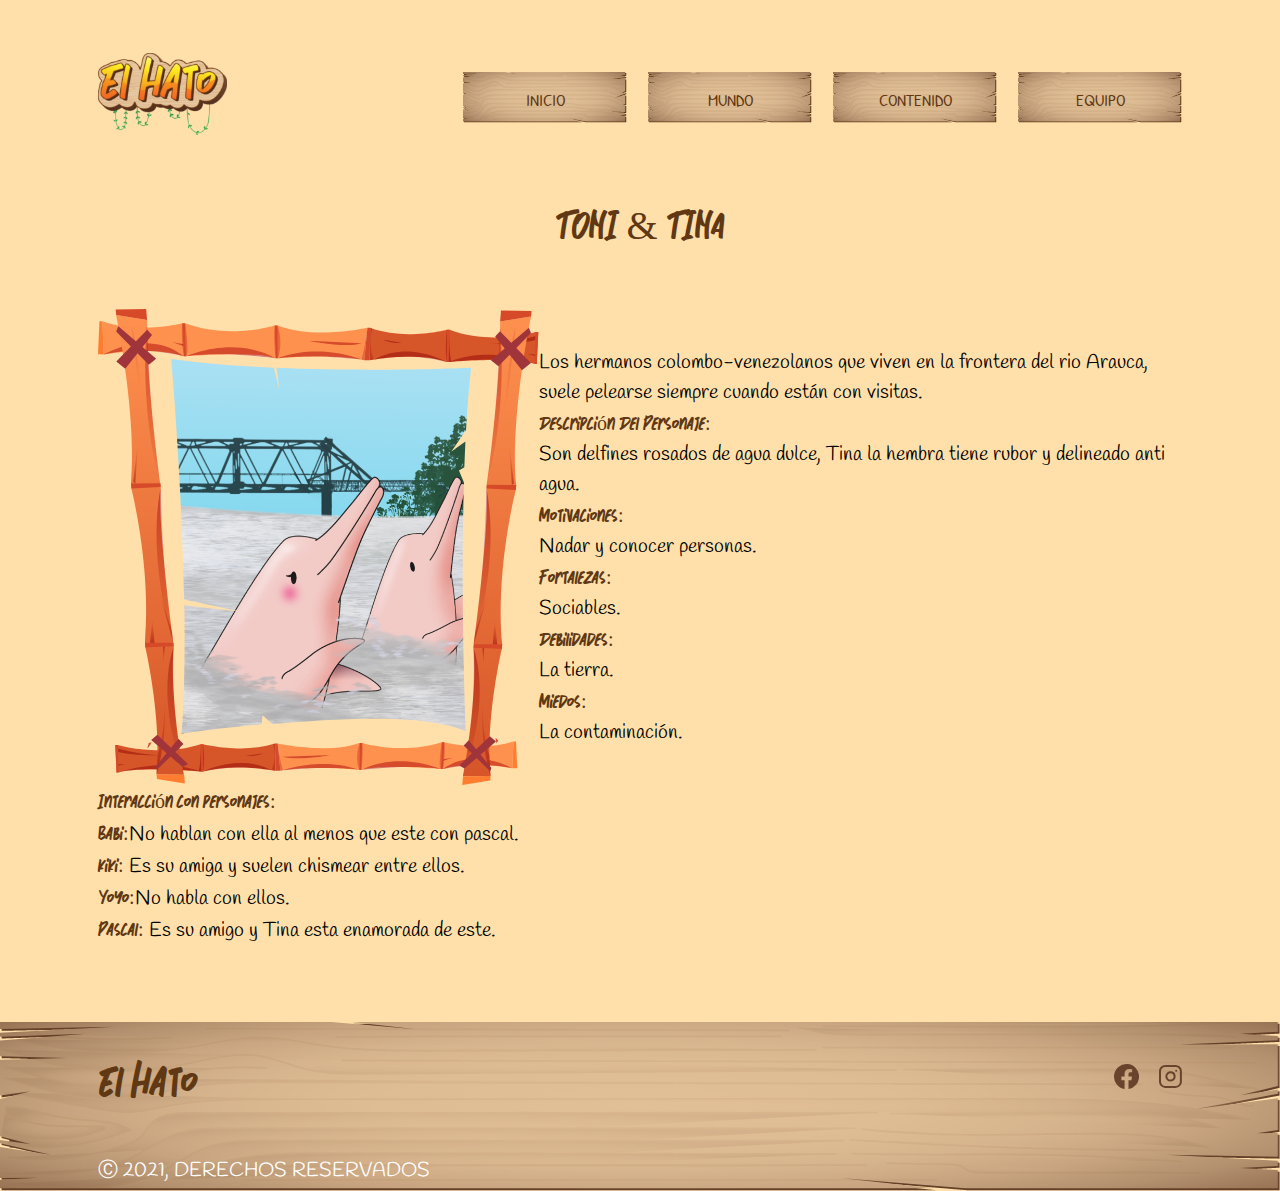
<file: mundo/ToniTina.html>
<!DOCTYPE html>
<html lang="en">
<head>
    <meta charset="UTF-8">
    <meta http-equiv="X-UA-Compatible" content="IE=edge">
    <meta name="viewport" content="width=device-width, initial-scale=1.0">
    <title>El Hato</title>
    <!-- tipografias -->
    <link rel="preconnect" href="https://fonts.googleapis.com">
    <link rel="preconnect" href="https://fonts.gstatic.com" crossorigin>
    <link href="https://fonts.googleapis.com/css2?family=Patrick+Hand&display=swap" rel="stylesheet">
   
    <link rel="preconnect" href="https://fonts.googleapis.com">
    <link rel="preconnect" href="https://fonts.gstatic.com" crossorigin>
    <link href="https://fonts.googleapis.com/css2?family=Handlee&display=swap" rel="stylesheet">
    <!-- ___________________ -->

    <link rel="stylesheet" href="../styles.css">
    <link rel="stylesheet" href="./personaje.css">
    
</head>

<body>
  <header>
      <nav>
          <a href="#" class="logo">
              <img src="../img/general/logoserie.png" alt="" >
          </a>
          <ul class="headerBotones" >
              <li>
                <a href="../index.html">
                    INICIO
                  </a>
              </li>

              <li>
                <a href="../mundo.html">
                    MUNDO
                  </a>
              </li>
              <li class="contenidolist">
                <input type="checkbox" name="contenido" id="contenido">
                  
                <a href="#">
                       <label for="contenido">
                        CONTENIDO
                    </label>
                    </a> 
                  
                  <ul class="listaContenido">
                    <li class="hojita">
                        <img src="../img/general/linemini.png" alt="">
                        <img src="../img/general/linemini.png" alt="">
                      </li>
                    <li>
                        <a href="../contenido/videos.html">
                            Videos
                          </a>
                      </li>
                      <li class="hojita">
                          <img src="../img/general/linemini.png" alt="">
                          <img src="../img/general/linemini.png" alt="">
                        </li>
                      <li>
                        <a href="../contenido/galeria.html">
                            Galeria
                          </a>
                      </li>
                      <li class="hojita">
                        <img src="../img/general/linemini.png" alt="">
                        <img src="../img/general/linemini.png" alt="">
                      </li>
                      <li>
                        <a href="../contenido/galeria.html">
                            Tienda
                          </a>
                      </li>
                  </ul>
              </li>
              <li>
                <a href="../equipo.html">
                    EQUIPO
                  </a>
              </li>
        
            </ul>
      </nav>
    </header>  
  <section class="contenido">
    <div class="personaje">
    <p class="titulo p1">TONI & TINA</p>
<div class="t1">
  <img class="fotico" src="../img/mundo/tonitina.png" alt="Pascal">
  <p>
    Los hermanos colombo-venezolanos que viven en la frontera del rio Arauca, suele pelearse siempre cuando están con visitas.
    <br>
    <span class="tp"> Descripción Del Personaje:</span>
    <br>
    Son delfines rosados de agua dulce, Tina la hembra tiene rubor y delineado anti agua.

    <br>
    <span class="tp">Motivaciones:</span>
    <br>
    Nadar y conocer personas.

    <br>
    <span class="tp">Fortalezas:</span>
    <br> 
    Sociables.
    <br>
    <span class="tp">Debilidades:</span>
    <br>
    La tierra.

    <br> 
    <span class="tp">Miedos:</span> 
    <br>
    La contaminación.

    
</p>
</div>

<p>
  
  <span class="tp">Interacción con personajes:</span>
  <br>
  <span class="tp">Babi:</span>No hablan con ella al menos que este con pascal.
  <br>
  <span class="tp">Kiki:</span> Es su amiga y suelen chismear entre ellos.
  <br>
  <span class="tp">Yoyo:</span>No habla con ellos.
  <br>
  <span class="tp">Pascal:</span> Es su amigo y Tina esta enamorada de este.

</p>
</div>
</section>



<footer>
  <div class="puff">
    <p class="poff">El Hato</p>
    <div class="peff" >
      <a href="#" class="facebook">
        <svg id="Icon_simple-facebook" data-name="Icon simple-facebook" xmlns="http://www.w3.org/2000/svg" width="25.079" height="24.927" viewBox="0 0 25.079 24.927">
          <path id="Icon_simple-facebook-2" data-name="Icon simple-facebook" d="M25.079,12.539a12.539,12.539,0,1,0-14.5,12.387V16.164H7.4V12.539H10.58V9.777c0-3.143,1.872-4.879,4.736-4.879a19.284,19.284,0,0,1,2.807.245V8.229H16.542A1.812,1.812,0,0,0,14.5,10.187v2.352h3.478l-.556,3.625H14.5v8.762A12.543,12.543,0,0,0,25.079,12.539Z" fill="#69432b"/>
        </svg>
      </a>
      <a href="#" class="instagram"><svg xmlns="http://www.w3.org/2000/svg" width="22.9" height="22.901" viewBox="0 0 22.9 22.901">
        <g id="Icon_feather-instagram" data-name="Icon feather-instagram" transform="translate(1 1)">
          <path id="Trazado_2875" data-name="Trazado 2875" d="M8.225,3h10.45A5.225,5.225,0,0,1,23.9,8.225v10.45A5.225,5.225,0,0,1,18.676,23.9H8.225A5.225,5.225,0,0,1,3,18.676V8.225A5.225,5.225,0,0,1,8.225,3Z" transform="translate(-3 -3)" fill="none" stroke="#69432b" stroke-linecap="round" stroke-linejoin="round" stroke-width="2"/>
          <path id="Trazado_2876" data-name="Trazado 2876" d="M20.38,15.5a4.18,4.18,0,1,1-3.522-3.522A4.18,4.18,0,0,1,20.38,15.5Z" transform="translate(-5.749 -5.71)" fill="none" stroke="#69432b" stroke-linecap="round" stroke-linejoin="round" stroke-width="2"/>
          <path id="Trazado_2877" data-name="Trazado 2877" d="M26.25,9.75h0" transform="translate(-10.052 -5.047)" fill="none" stroke="#69432b" stroke-linecap="round" stroke-linejoin="round" stroke-width="2"/>
        </g>
      </svg></a>
    </div>
  </div>
<p class="paff">
  Ⓒ 2021, DERECHOS RESERVADOS
</p>
</footer>
 
</body>
</html>
</file>
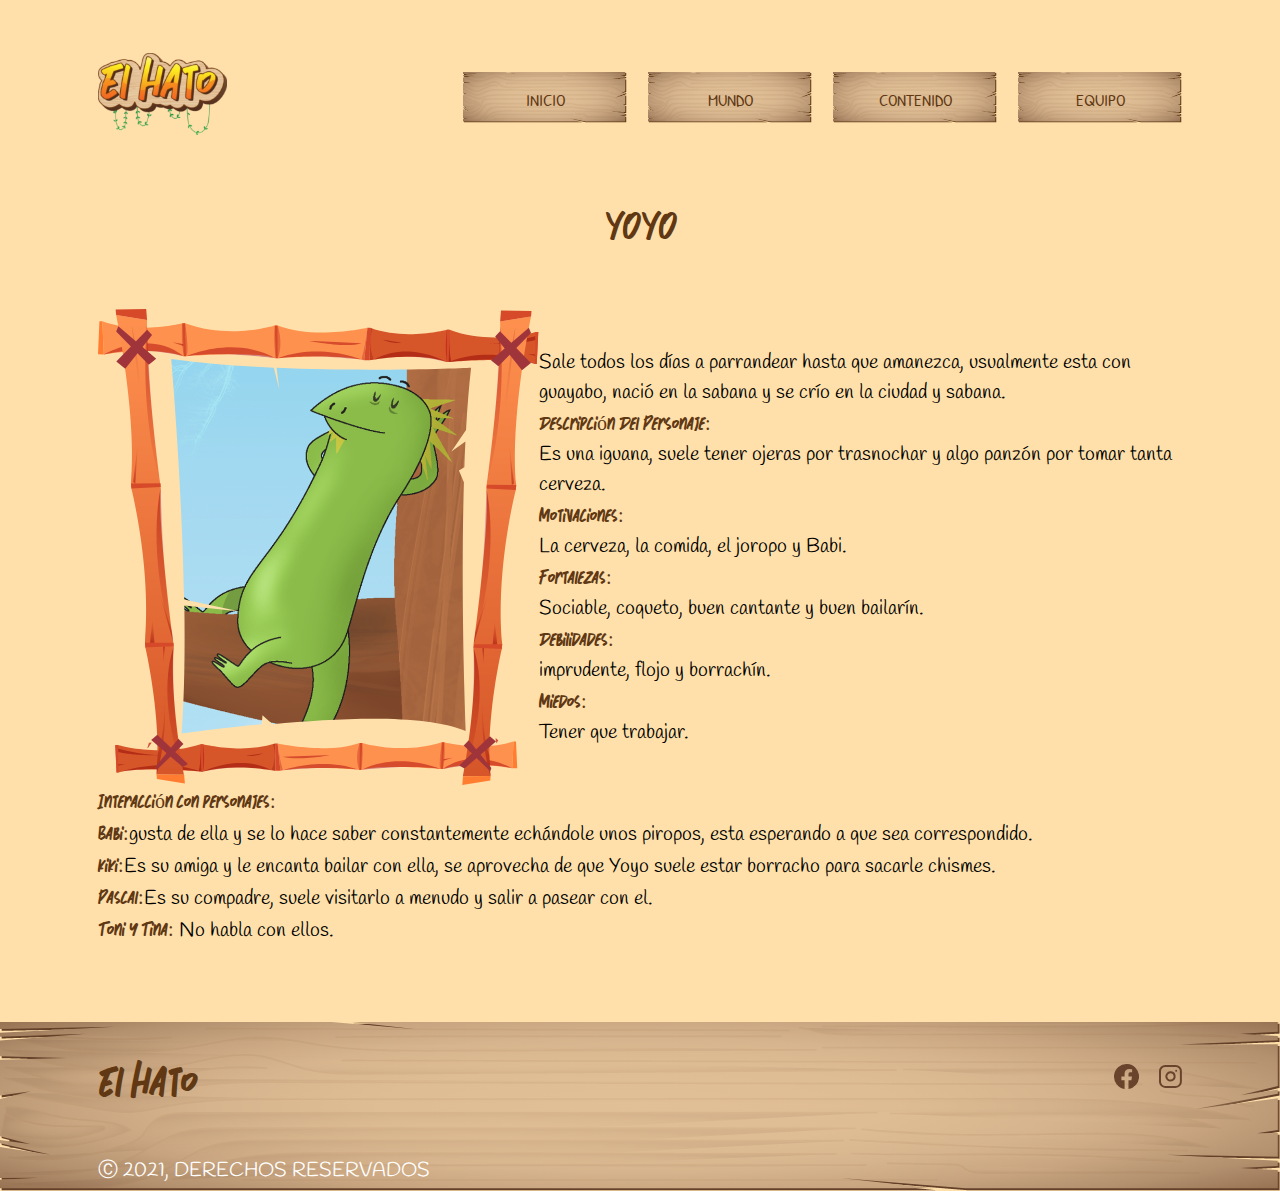
<file: mundo/Yoyo.html>
<!DOCTYPE html>
<html lang="en">
<head>
    <meta charset="UTF-8">
    <meta http-equiv="X-UA-Compatible" content="IE=edge">
    <meta name="viewport" content="width=device-width, initial-scale=1.0">
    <title>El Hato</title>
    <!-- tipografias -->
    <link rel="preconnect" href="https://fonts.googleapis.com">
    <link rel="preconnect" href="https://fonts.gstatic.com" crossorigin>
    <link href="https://fonts.googleapis.com/css2?family=Patrick+Hand&display=swap" rel="stylesheet">
   
    <link rel="preconnect" href="https://fonts.googleapis.com">
    <link rel="preconnect" href="https://fonts.gstatic.com" crossorigin>
    <link href="https://fonts.googleapis.com/css2?family=Handlee&display=swap" rel="stylesheet">
    <!-- ___________________ -->

    <link rel="stylesheet" href="../styles.css">
    <link rel="stylesheet" href="./personaje.css">
    
</head>

<body>
  <header>
      <nav>
          <a href="#" class="logo">
              <img src="../img/general/logoserie.png" alt="" >
          </a>
          <ul class="headerBotones" >
              <li>
                <a href="../index.html">
                    INICIO
                  </a>
              </li>

              <li>
                <a href="../mundo.html">
                    MUNDO
                  </a>
              </li>
              <li class="contenidolist">
                <input type="checkbox" name="contenido" id="contenido">
                  
                <a href="#">
                       <label for="contenido">
                        CONTENIDO
                    </label>
                    </a> 
                  
                  <ul class="listaContenido">
                    <li class="hojita">
                        <img src="../img/general/linemini.png" alt="">
                        <img src="../img/general/linemini.png" alt="">
                      </li>
                    <li>
                        <a href="../contenido/videos.html">
                            Videos
                          </a>
                      </li>
                      <li class="hojita">
                          <img src="../img/general/linemini.png" alt="">
                          <img src="../img/general/linemini.png" alt="">
                        </li>
                      <li>
                        <a href="../contenido/galeria.html">
                            Galeria
                          </a>
                      </li>
                      <li class="hojita">
                        <img src="../img/general/linemini.png" alt="">
                        <img src="../img/general/linemini.png" alt="">
                      </li>
                      <li>
                        <a href="../contenido/galeria.html">
                            Tienda
                          </a>
                      </li>
                  </ul>
              </li>
              <li>
                <a href="../equipo.html">
                    EQUIPO
                  </a>
              </li>
        
            </ul>
      </nav>
    </header>  
  <section class="contenido">
    <div class="personaje">
    <p class="titulo p1">YOYO</p>
<div class="t1">
  <img class="fotico" src="../img/mundo/yoyo.png" alt="Pascal">
  <p>
    Sale todos los días a parrandear hasta que amanezca, usualmente esta con guayabo, nació en la sabana y se crío en la ciudad y sabana.
    <br>
    <span class="tp"> Descripción Del Personaje:</span>
    <br>
    Es una iguana, suele tener ojeras por trasnochar y algo panzón por tomar tanta cerveza. 
    <br>
    <span class="tp">Motivaciones:</span>
    <br>
    La cerveza, la comida, el joropo y Babi.

    <br>
    <span class="tp">Fortalezas:</span>
    <br> 
    Sociable, coqueto, buen cantante y buen bailarín.
    <br>
    <span class="tp">Debilidades:</span>
    <br>
    imprudente, flojo y borrachín.
    <br> 
    <span class="tp">Miedos:</span> 
    <br>
    Tener que trabajar.

    
</p>
</div>

<p>
  
  <span class="tp">Interacción con personajes:</span>
  <br>
  <span class="tp">Babi:</span>gusta de ella y se lo hace saber constantemente echándole unos piropos, esta esperando a que sea correspondido.
  <br>
  <span class="tp">Kiki:</span>Es su amiga y le encanta bailar con ella, se aprovecha de que Yoyo suele estar borracho para sacarle chismes.
  <br>
  <span class="tp">Pascal:</span>Es su compadre, suele visitarlo a menudo y salir a pasear con el.
  <br>
  <span class="tp">Toni y Tina:</span> No habla con ellos.

</p>
</div>
</section>



<footer>
  <div class="puff">
    <p class="poff">El Hato</p>
    <div class="peff" >
      <a href="#" class="facebook">
        <svg id="Icon_simple-facebook" data-name="Icon simple-facebook" xmlns="http://www.w3.org/2000/svg" width="25.079" height="24.927" viewBox="0 0 25.079 24.927">
          <path id="Icon_simple-facebook-2" data-name="Icon simple-facebook" d="M25.079,12.539a12.539,12.539,0,1,0-14.5,12.387V16.164H7.4V12.539H10.58V9.777c0-3.143,1.872-4.879,4.736-4.879a19.284,19.284,0,0,1,2.807.245V8.229H16.542A1.812,1.812,0,0,0,14.5,10.187v2.352h3.478l-.556,3.625H14.5v8.762A12.543,12.543,0,0,0,25.079,12.539Z" fill="#69432b"/>
        </svg>
      </a>
      <a href="#" class="instagram"><svg xmlns="http://www.w3.org/2000/svg" width="22.9" height="22.901" viewBox="0 0 22.9 22.901">
        <g id="Icon_feather-instagram" data-name="Icon feather-instagram" transform="translate(1 1)">
          <path id="Trazado_2875" data-name="Trazado 2875" d="M8.225,3h10.45A5.225,5.225,0,0,1,23.9,8.225v10.45A5.225,5.225,0,0,1,18.676,23.9H8.225A5.225,5.225,0,0,1,3,18.676V8.225A5.225,5.225,0,0,1,8.225,3Z" transform="translate(-3 -3)" fill="none" stroke="#69432b" stroke-linecap="round" stroke-linejoin="round" stroke-width="2"/>
          <path id="Trazado_2876" data-name="Trazado 2876" d="M20.38,15.5a4.18,4.18,0,1,1-3.522-3.522A4.18,4.18,0,0,1,20.38,15.5Z" transform="translate(-5.749 -5.71)" fill="none" stroke="#69432b" stroke-linecap="round" stroke-linejoin="round" stroke-width="2"/>
          <path id="Trazado_2877" data-name="Trazado 2877" d="M26.25,9.75h0" transform="translate(-10.052 -5.047)" fill="none" stroke="#69432b" stroke-linecap="round" stroke-linejoin="round" stroke-width="2"/>
        </g>
      </svg></a>
    </div>
  </div>
<p class="paff">
  Ⓒ 2021, DERECHOS RESERVADOS
</p>
</footer>
 
</body>
</html>
</file>
<file: styles.css>
/* -----------------  FUENTES  ----------------- */
@font-face {
  font-family: "Motion";
  src: url("tipografia.ttf") format("truetype");
}

@import url("https://fonts.googleapis.com/css2?family=Patrick+Hand&family=Handlee&display=swap");

/* -----------------  RESET BÁSICO  ----------------- */
* {
  margin: 0;
  padding: 0;
  box-sizing: border-box;
}

html,
body {
  line-height: 1.5;
}

body {
  background-color: #ffe0ab;
}

/* -----------------  HEADER / NAV  ----------------- */
header {
  max-width: 1084px;
  position: relative;
  z-index: 1000;
  margin: 0 auto;
  padding-top: 53px;
}

nav {
  display: flex;
  justify-content: space-between;
  align-items: center;
}

/* ---------- BOTÓN HAMBURGUESA / FLECHA ---------- */
.nav-toggle {
  position: absolute;
  opacity: 0;
}

.burger {
  width: 32px;
  height: 24px;
  display: none; /* visible solo en móvil-tablet */
  flex-direction: column;
  justify-content: space-between;
  cursor: pointer;
  z-index: 1100;
}

.burger span {
  height: 4px;
  border-radius: 2px;
  background: #603813;
  transition: 0.3s;
}

/* Flecha al abrir (↖ + ↘, barra central oculta) */
.nav-toggle:checked + .burger {
  position: fixed;
  top: 20px;
  right: 20px;
}

.nav-toggle:checked + .burger span:nth-child(1) {
  transform: translateY(10px) rotate(135deg);
}

.nav-toggle:checked + .burger span:nth-child(2) {
  opacity: 0;
}

.nav-toggle:checked + .burger span:nth-child(3) {
  transform: translateY(-10px) rotate(45deg);
}

/* -----------------  MENÚ PRINCIPAL  ----------------- */
.headerBotones {
  display: flex;
  list-style: none;
}

.headerBotones li {
  margin-left: 21px;
}

.headerBotones a {
  background-image: url("./img/general/navButton.png");
  background-size: 100% 100%;
  width: 164px;
  height: 51px;
  display: inline-block;
  text-align: center;
  padding-top: 15px;
  text-decoration: none;
  color: #603813;
  font-family: "Patrick Hand", cursive;
  font-size: 17px;
  transition: 0.4s;
}

.headerBotones a:hover {
  color: #ffffff;
}

/* -----------------  SUB-MENÚ “CONTENIDO”  ----------------- */
.contenidolist {
  position: relative;
}

.contenidolist input {
  position: absolute;
  opacity: 0;
  cursor: pointer;
}

/* Oculto por defecto */
.listaContenido {
  list-style: none;
  margin: 0;
  display: none;
  opacity: 0;
  transition: opacity 0.3s;
}

/* Visible cuando se marca su checkbox */
.contenidolist > input:checked ~ .listaContenido {
  display: block;
  opacity: 1;
}

.listaContenido li {
  margin: 0;
}

.listaContenido li a {
  width: 126px;
  height: 34px;
  padding-top: 7px;
  background-size: cover;
  display: inline-block;
}

.hojita {
  width: 126px;
  height: 34px;
  display: flex;
  justify-content: space-between;
}

/* -----------------  CONTENIDO  ----------------- */
.contenido {
  max-width: 1084px;
  margin: 0 auto;
  padding-top: 53px;
  overflow: visible;
}

.titulo {
  font-family: "Motion", cursive;
  font-size: 40px;
  color: #603813;
}

p {
  font-family: "Handlee", cursive;
  font-size: 20px;
  color: black;
}

.p1 {
  text-align: center;
}

/* -----------------  FOOTER  ----------------- */
footer {
  background-image: url("./img/general/tabla.png");
  background-size: 100% 169px;
  width: 100%;
  height: 169px;
}

.puff {
  display: flex;
  justify-content: space-between;
  align-items: center;
  max-width: 1084px;
  margin: 0 auto;
  padding-top: 23px;
}

.peff {
  display: flex;
  justify-content: space-between;
  align-items: center;
}

.poff {
  font-family: "Motion", cursive;
  font-size: 47px;
  color: #603813;
}

.instagram {
  margin-left: 20px;
}

.facebook {
  text-decoration: none;
}

.facebook:hover path {
  fill: white;
}

.instagram:hover path {
  stroke: white;
}

.paff {
  font-family: "Handlee", cursive;
  color: white;
  font-size: 20px;
  max-width: 1084px;
  margin: 0 auto;
  padding-top: 40px;
}

/* -----------------  BREAKPOINT ≥ 993 px (escritorio)  ----------------- */
@media (min-width: 993px) {
  .listaContenido {
    position: absolute;
    left: 19px;
  }
}

/* -----------------  BREAKPOINT ≤ 992 px (tablet / móvil)  ----------------- */
@media (max-width: 752px) {
  /* mostrar la hamburguesa */
  .burger {
    display: flex;
  }

  /* panel lateral */
  .headerBotones {
    position: fixed;
    top: 0;
    right: -100%;
    width: 240px;
    height: 100vh;
    height: 100%;
    flex-direction: column;
    justify-content: flex-start;
    background-image: url("./img/general/tablita.png");
    padding-top: 100px;
    transition: right 0.3s;
    background-repeat: no-repeat; /* 2. Evita que la imagen se repita */
    background-size: cover; /* 3. Asegura que la imagen cubra todo el contenedor */
    background-position: center center;
    box-shadow: 2px 2px 15px rgba(0, 0, 0, 0.4);
  }
  .nav-toggle:checked ~ .headerBotones {
    right: 0;
  }

  /* enlaces a todo el ancho */
  .headerBotones li {
    margin: 0;
    width: 100%;
  }
  .headerBotones a {
    width: 100% !important;
    height: 48px;
    padding-top: 14px;
  
    border: solid 3px;
    background-image: none;
    /* --- línea inferior --- */
    border: 0; 
    border-bottom: 3px solid #603813; 
    margin: 0;
  }



  /* sub-menú fluye dentro del panel */
  .listaContenido {
    position: static;
    margin-left: 1.5rem;

    
  }

  .listaContenido a{

    background-color:rgba(255,255,255,0.2);
    width: 100% !important;
  }

  /* ocultar las “hojitas” decorativas */
  .hojita {
    display: none;
  }

  /* ajustar header lateral en tablet */
}

/* -----------------  BREAKPOINT ≤ 1196 px (ajustes intermedios)  ----------------- */
@media (max-width: 1196px) {
  .contenido {
    width: 100%;
    max-width: none;
    padding: 0 80px;
  }
  header {
    margin: 0 7%;
  }

  .headerBotones a {
    width: 100px;
    background-size: 100% 100%;
  }

  .headerBotones li {
    margin-left: 10px;
  }

  .listaContenido li a {
    width: 83px;
    height: 34px;
    background-size: 100% 100%;
  }

  .hojita {
    width: 85px;
    height: 34px;
  }

  .puff,
  .paff {
    margin: auto 20px;
  }

  .listaContenido {
    left: 0;
  }
}
</file>
<file: inicio.css>
.portadainicio{
    
    position: relative;
    z-index:-1;
    margin-bottom: 100px;
    height: 400px;
    
}

.portada{
    position: relative;
   
}
.portada img{
    width: 100%;
}
.interP{
    
    width: 380px;
    height: 275px;
    position: absolute;
    top: 25%; 
    left:15% ;    
}

.decora{
    position: absolute;
    top: 100%;
    z-index: -2;
    
   
}



.p2{
    margin-top: 50px;
    margin-bottom: 50px;
}

.line{
    line-height:40px ;
    
}


button{

    font-family: 'Patrick Hand', cursive;
    font-size: 14px;
    background-color: #FBD720; 
    border: none;
    color: black;
    border-radius: 11px;
    box-shadow: 0 8px 16px 0 rgba(0,0,0,0.1), 0 6px 10px 0 rgba(0,0,0,0.15);
    transition: 0.2s;
    margin: 20px 93px ;
    width: 164px;
    height: 48px;
    

    
}

button:hover{

color: white;
}

.quees{
    display: flex;
    justify-content: space-between;
    align-items: center;
    margin: 50px 0;
    
    

    
}

@media(max-width:1196px){

    .interP{

        top: 15%; 
        left: 10%;

        transform: scale(0.9);     
    }


    
}
@media (max-width:1000px) {
    .b{
        flex-direction: column;
       
    }
.interP{
    width: 100%;
    height: 100px;
    position: relative;
    display: flex;
    flex-direction: column;
    align-content: center;
    align-items: center;
    top: 0%; 
    left:0%;  
    
    margin-bottom: 50px;   
}



.letrero{
    
    width: 200px;
}

}

@media (max-width:650px) {


    .aa{
        flex-direction: column;
       
    }
    .babiselfi{
        width: 200px;
    }

}
</file>
<file: equipo.css>
.line2{

    display: flex;
    justify-content: space-between;
    align-items:flex-end;
    margin-bottom: 10%;
}
.line2 p{
    margin-top: 30px;
}

.line3{
    display: flex;
    align-items: center;
    list-style: none;
    justify-content: center;
    margin-top: 30px;
    flex-wrap: wrap;
    
   

}
.line3 a{
    margin: 20px 30px;
    text-decoration: none;
  
}

.line3 a div{
    display: flex;
    flex-direction: column;
    align-content: center;
    align-items: center;
}

.line3 a div p{
    margin-top: 10px;
}

.equipo{
    margin-bottom: 50px;
}

.imgequipo{
background-image:url("./img/equipo/imgfrente.png");
max-width: 163px;
max-height: 163px;
width:163px;
height:163px;
border-radius: 100px;
transition: 0.4s;
}

.imgequipo:hover{
    background-image:url("./img/equipo/imgperfil.png");

}

.e{
    width: 25%;
}
.line3 a p{
    text-align: center;
    
}

@media(max-width:900px){

    .line2{
        position: relative;
        padding-bottom: 25%;

    }
    .e{
        position:absolute;
        bottom:  0;
        width: 30%;
    }
    .z{
        left: 0;
        
        
    }
    .d{
        right: 0;
        
    }
    
    
}

@media(max-width:450px){

 
    
}
</file>
<file: mundo.css>
.p3{
    color: #603813;
    font-family: 'Patrick Hand', cursive;
    
}

.targeta{
    background-color: white;
    border-style: solid;
    max-width: 260px;
    max-height: 215px;
    border-color: #D2D2D2;
    display: flex;
    flex-direction: column;
    align-content: center;
    align-items: center;
    position: relative;
    margin: 50px;
    z-index: -5;
    

}

.rota{
    transform: rotate(8deg);
}

.rota1{
    transform: rotate(-4deg);
}

.rota2{
    transform: rotate(2deg);
}


a{
    text-decoration: none;
}

.foto{
    
    margin:18px;
    max-width: 224px;
    

}

.foto:hover{
    opacity: 0.5;
}
.cinta{
    position: absolute;
    margin: 120px 0px 0px 210px;
    
}
.cinta2{
    position: absolute;
    margin: -30px 210px 0px 0px;

}

.c1{
    display: flex;
    align-items: center;
    flex-wrap: wrap;   
    justify-content: center;
    
}



.tp{
    font-family: "Motion", cursive;
    font-size: 20px;
    color: #603813;

}

@media(max-width:400px){

    .targeta{
        max-width: 170px;
        max-height:170px ;
    }
    .foto{
        max-width: 144px;
    }

    .cinta{
        max-width: 75px;
        position: absolute;
        margin: 110px 0px 0px 150px;
        
    }
    .cinta2{
        max-width: 75px;
        position: absolute;
        margin: -30px 150px 0px 0px;
    
    }
}
</file>
<file: contenido/galeria.css>
*{
  margin: 0;
  padding: 0;
}
ul{
  list-style: none;
}

/* Gran caja principal */
.main{
  
  height: 442px;
  overflow: visible;

  display: flex;
  justify-content: center;
  align-items: center;
  margin-top: 50px;
 
  
}

.museo{
  width:900px ;
  height: 700px;
  position: relative;
  margin-bottom: 10%;
  z-index: 0;
  overflow: visible;
}
.banner{
  height: 100%;
  display: flex;
  justify-content: center;
  width:100%;
  background-color: white;
  border-style: solid;
  border-width: 10px;
  
}

.babi{
  width: 30%;
  
 bottom: 0;
 right: 0;
 position: absolute;   
 }
 .pascal{
  width: 16%;
  bottom: 0;
  left: 0;
  position: absolute;   
  
 }
 .contenido{
   display:flex;
   justify-content:center;
 }
.contenido .banner .banner-slide{
  width: 677px;
  height: 386px;
  background-size: auto 100%;
  background-position: center;
  background-repeat: no-repeat;
  margin:20px;
 
  /* Relativo al posicionamiento del banner, no al cuerpo, por lo que el banner tiene relativo */
}
.slide1{
  background: url("../img/galeria/pinturas/portada.png");
}
.slide2{
  background: url("../img/mundo/pascal.png");
}
.slide3{
  background: url("../img/inicio/babiArauca.png");
}

.slide-active{
  display: block;
}

.button{
  margin: 20px;
height: 50px;
  width: 50px;
  background-image: url("../img/galeria/next.png");
  background-size:contain;
 background-repeat: no-repeat;
  display: inline-block;
}
/* La flecha tiene un efecto translúcido al pasarla */
.button:hover{
 opacity: 0.5;
 
}
.prev{
  transform: rotate(180deg)/* Voltear horizontalmente */
}
.next{
  right:0;
  left: auto;/* Sin efecto a la izquierda, aparece a la derecha del botón */
}
.dots{
 
  right: 20px;/* A la derecha */
  bottom: 24px;
  text-align: center;
  
}
.dots span{
  display: inline-block;/* Aparece en una línea */
  width: 12px;
  height: 12px;
  border-radius: 50px;
  background-color: rgba(255, 145, 0, 0.4);/* Establecer transparencia al mismo tiempo */
  margin-right: 8px;
  margin-top: 20px;
  cursor: pointer;
}

.dots span.active{
 background: rgb(255, 136, 0);
}

@media(max-width:1180px){

  .contenido .banner .banner-slide{
    width: 473px;
    height: 270px;
    margin:10px;
 }

 .button{
  width: 34px;
  height: 34px;
  margin: 10px;
}

.contenido .banner{
  height: 310px; ;
}

.main{
  height: 300px;
  margin-top: 40px;
}

.museo{
  height: 600px;
}

}

@media(max-width:700px){

  .contenido .banner .banner-slide{
    width: 200px;
    height: 200px;
    margin: 5px;
 }

 .button{
  width: 25px;
  height: 25px;
  margin:5px;
}

.contenido .banner{
  height: 228px; ;
}

.main{
  height: 200px;
  margin-top: 30px;
}

.museo{
  height: 400px;
}
}
</file>
<file: contenido/tienda.css>
.line3{
    display: flex;
    align-items: center;
    list-style: none;
    justify-content: flex-start;
    
    margin: 20px 0px;
    flex-wrap: wrap;
    
   }
   

    
   .line3 a div{
    display: flex;
    flex-direction: column;
    align-content: center;
    align-items: center;
}

.line3 a{
    margin: 0px 30px;
    text-decoration: none;

    
 
  
}



   button{

    font-family: 'Patrick Hand', cursive;
    font-size: 14px;
    background-color: #FBD720; 
    border: none;
    color: black;
    border-radius: 11px;
    box-shadow: 0 8px 16px 0 rgba(0,0,0,0.1), 0 6px 10px 0 rgba(0,0,0,0.15);
    transition: 0.2s;
    margin: 15px 10px ;
    width: 164px;
    height: 48px;
    

    
}

button:hover{

color: white;
}


.marcoFoto {
    overflow: hidden; /*esta propiedad evita que la imagen ocupe mas espacio que su contenedor*/
    width: 257px;;
    box-sizing:border-box;
    float:left;
}
 
.marcoFoto img {
    transition: all .4s ease;
    
}
 
.marcoFoto img:hover {
    transform:scale(1.9 ); /*cuando nos posicionamos sobre la imagen con esta propiedad aumentamos su escala y ademas la giramos*/
    
}




@media(max-width:800px){
      
    .line3{
        justify-content: center;
    }
  }
</file>
<file: contenido/videos.css>
iframe{
    width: 350px;
    height: 238px;
    border-radius: 20px;
    
}
.cajavideo{
    height: 238px;
    display: flex;
    justify-content: space-between;
    align-items: center;
    margin-bottom: 10%;
    
    
}

.info{
    margin-left: 30px;
    width: 706px;
    height: 238px;
    
    
}

.info p{
    margin-bottom: 40px;
}

.orden .p1{
    margin-bottom: 20px;
}

@media(max-width:700px){

    .cajavideo{
        display: flex;
        flex-direction: column;
        align-content: center;
        align-items: center;
        height: 370px;
        
        
        
    }

    .info{
        width: 100%;
    }
    iframe{
        width: 100%;
    }
    .info p{
        margin-bottom: 20px;
    }

    .orden{
        display: flex;
        flex-direction: column;
        align-content: center;
        align-items: center;
    }



}
</file>
<file: mundo/personaje.css>
.personaje{
    margin-bottom: 7%;
}

.t1{
 
    display: flex;
    align-items: center;
    margin-top: 5%;
    
    
    
}

.tp{
    font-family: "Motion", cursive;
    font-size: 20px;
    color: #603813;

}

.fotico{
    width: 50%;

}


@media(max-width:950px){

    .t1{
        display: flex;
        flex-direction: column;
        align-content: center;
        align-items: center;
        
    }
}
</file>
